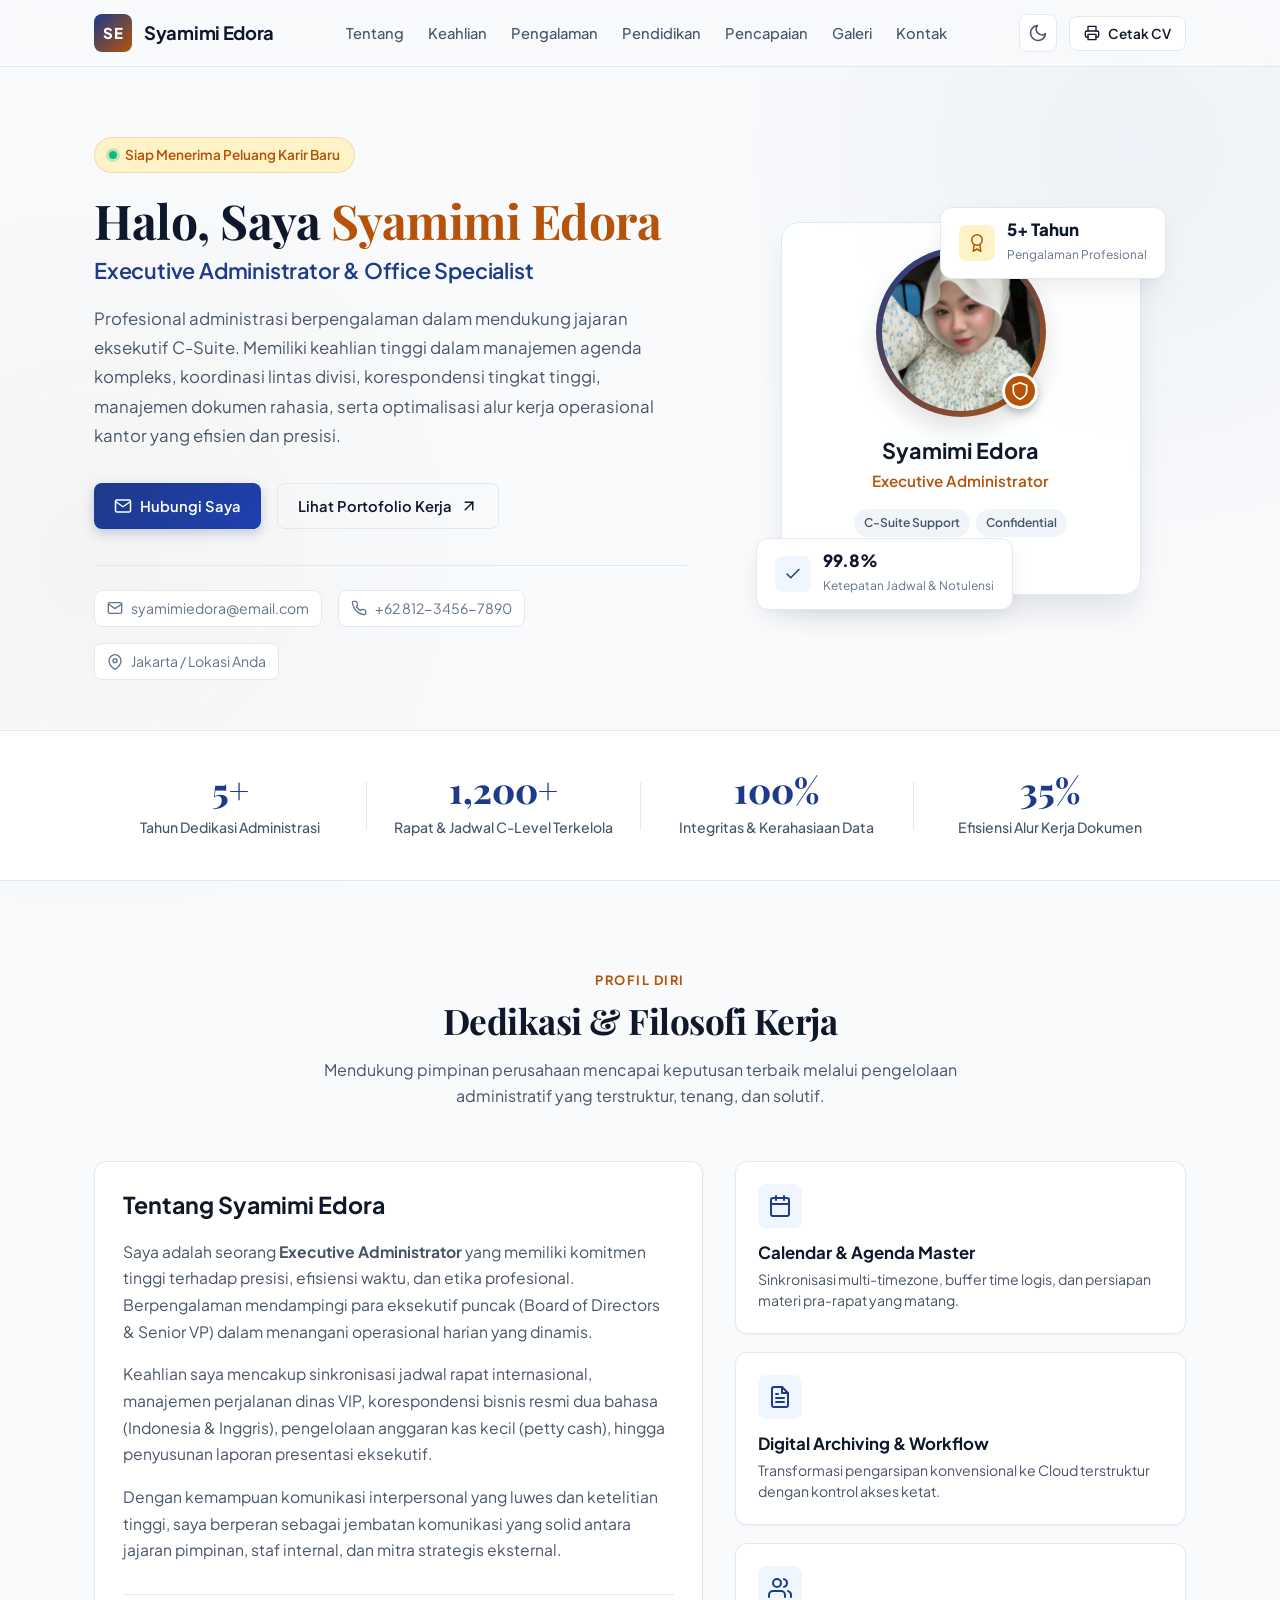
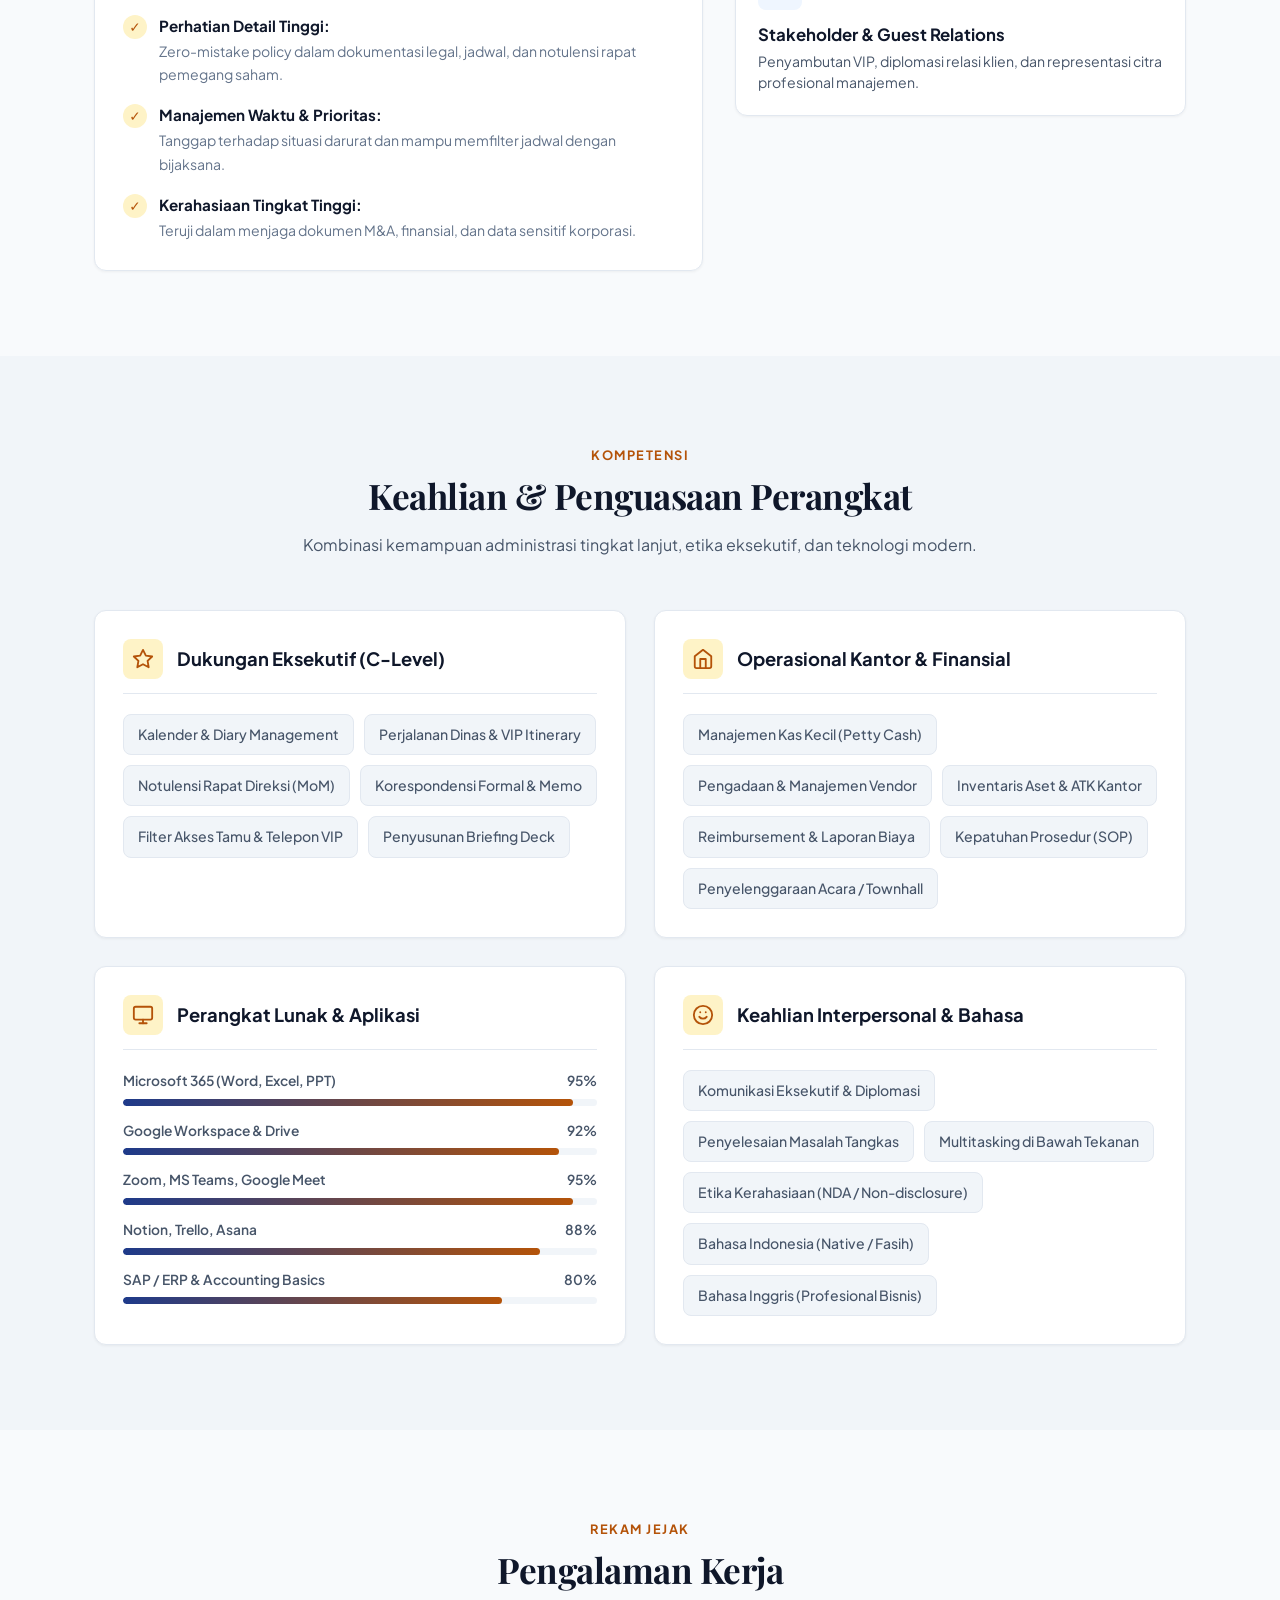
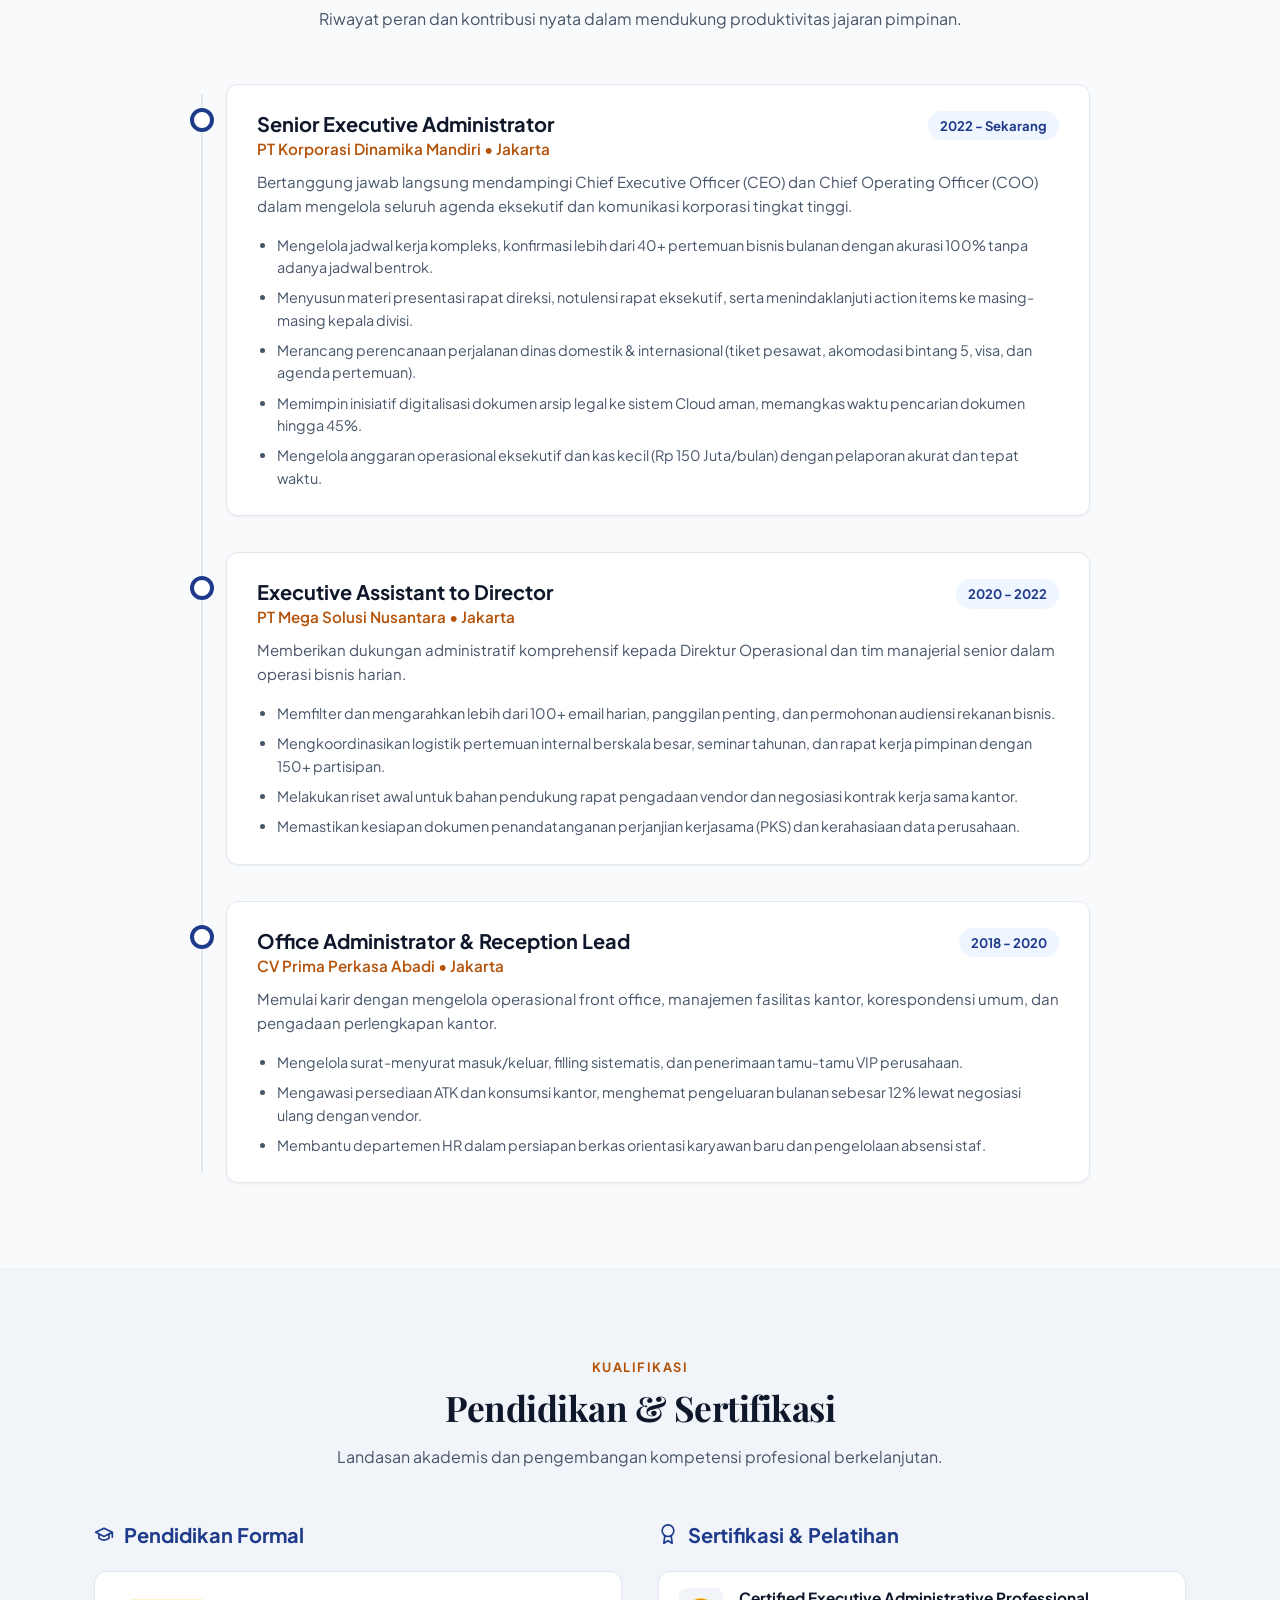
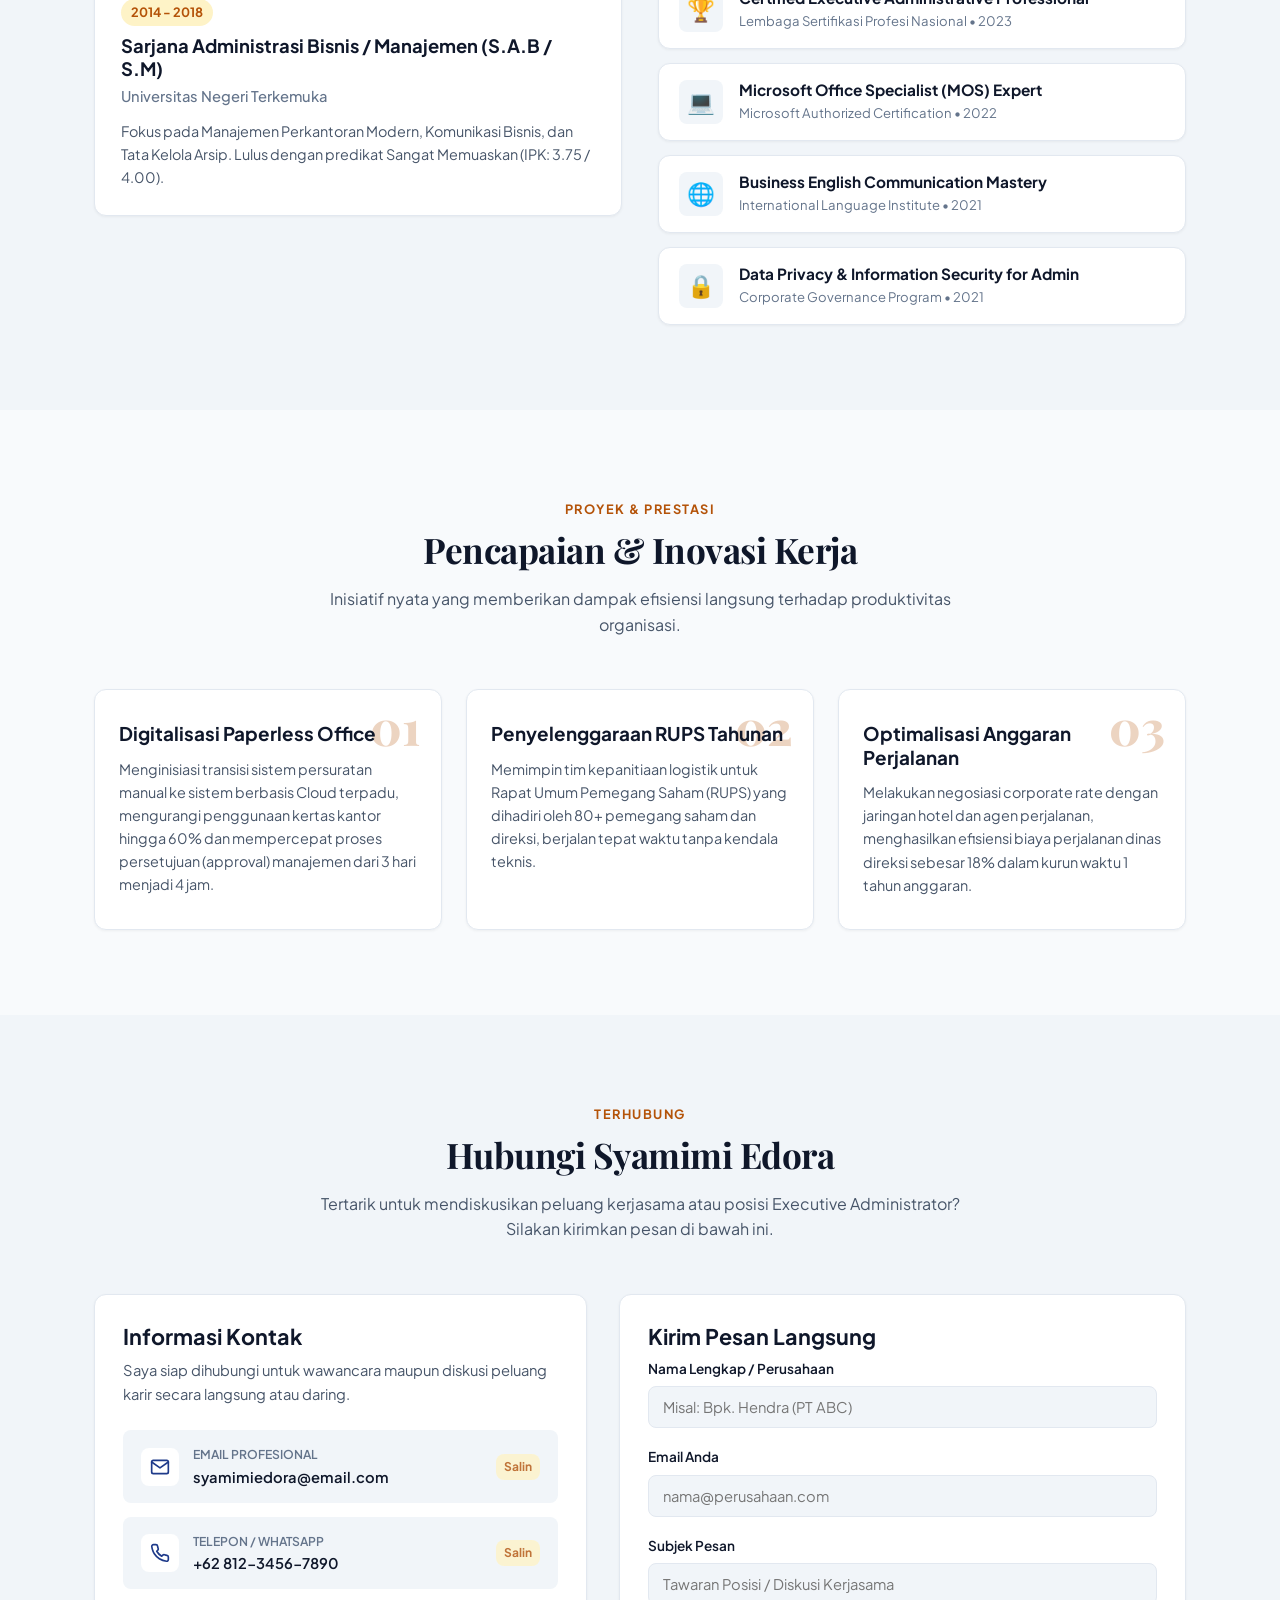
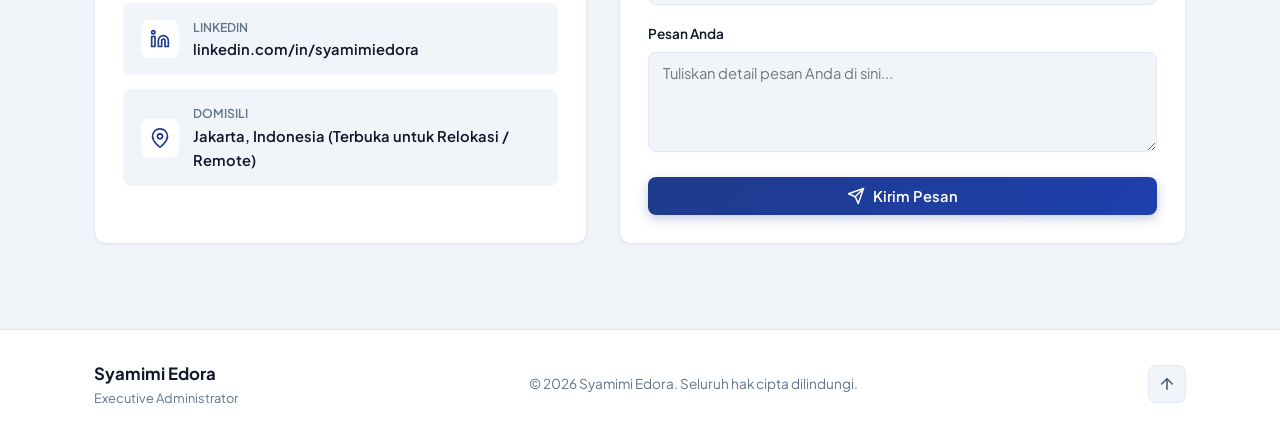
<file: index.html>
<!DOCTYPE html>
<html lang="id">
<head>
    <meta charset="UTF-8">
    <meta name="viewport" content="width=device-width, initial-scale=1.0">
    <meta name="description" content="Curriculum Vitae Profesional Syamimi Edora - Executive Administrator / Executive Assistant">
    <meta name="keywords" content="Syamimi Edora, CV, Executive Admin, Executive Assistant, Administrasi Perkantoran">
    <title>Syamimi Edora | Executive Administrator CV</title>
    
    <!-- Google Fonts -->
    <link rel="preconnect" href="https://fonts.googleapis.com">
    <link rel="preconnect" href="https://fonts.gstatic.com" crossorigin>
    <link href="https://fonts.googleapis.com/css2?family=Plus+Jakarta+Sans:wght@300;400;500;600;700;800&family=Playfair+Display:ital,wght@0,600;0,700;1,600&display=swap" rel="stylesheet">
    
    <!-- CSS File -->
    <link rel="stylesheet" href="style.css">
</head>
<body>
    <!-- Background Gradient Glows -->
    <div class="bg-glow bg-glow-1"></div>
    <div class="bg-glow bg-glow-2"></div>

    <!-- Navigation Header -->
    <header class="navbar" id="navbar">
        <div class="nav-container">
            <a href="#hero" class="nav-logo">
                <span class="logo-badge">SE</span>
                <span class="logo-text">Syamimi Edora</span>
            </a>

            <nav class="nav-menu" id="navMenu">
                <a href="#tentang" class="nav-link">Tentang</a>
                <a href="#keahlian" class="nav-link">Keahlian</a>
                <a href="#pengalaman" class="nav-link">Pengalaman</a>
                <a href="#pendidikan" class="nav-link">Pendidikan</a>
                <a href="#pencapaian" class="nav-link">Pencapaian</a>
                <a href="galeri.html" class="nav-link">Galeri</a>
                <a href="#kontak" class="nav-link">Kontak</a>
            </nav>

            <div class="nav-actions">
                <!-- Theme Toggle Button -->
                <button id="themeToggle" class="btn-icon" aria-label="Ganti Tema Mode">
                    <svg class="sun-icon" xmlns="http://www.w3.org/2000/svg" width="20" height="20" viewBox="0 0 24 24" fill="none" stroke="currentColor" stroke-width="2" stroke-linecap="round" stroke-linejoin="round"><circle cx="12" cy="12" r="5"/><path d="M12 1v2M12 21v2M4.2 4.2l1.4 1.4M18.4 18.4l1.4 1.4M1 12h2M21 12h2M4.2 19.8l1.4-1.4M18.4 5.6l1.4-1.4"/></svg>
                    <svg class="moon-icon" xmlns="http://www.w3.org/2000/svg" width="20" height="20" viewBox="0 0 24 24" fill="none" stroke="currentColor" stroke-width="2" stroke-linecap="round" stroke-linejoin="round"><path d="M21 12.79A9 9 0 1 1 11.21 3 7 7 0 0 0 21 12.79z"/></svg>
                </button>

                <!-- Print / PDF Button -->
                <button id="printBtn" class="btn btn-secondary btn-sm" title="Cetak atau simpan sebagai PDF">
                    <svg xmlns="http://www.w3.org/2000/svg" width="16" height="16" viewBox="0 0 24 24" fill="none" stroke="currentColor" stroke-width="2" stroke-linecap="round" stroke-linejoin="round"><polyline points="6 9 6 2 18 2 18 9"/><path d="M6 18H4a2 2 0 0 1-2-2v-5a2 2 0 0 1 2-2h16a2 2 0 0 1 2 2v5a2 2 0 0 1-2 2h-2"/><rect x="6" y="14" width="12" height="8"/></svg>
                    <span>Cetak CV</span>
                </button>

                <!-- Mobile Menu Toggle -->
                <button id="mobileMenuBtn" class="mobile-toggle" aria-label="Buka Menu">
                    <span></span>
                    <span></span>
                    <span></span>
                </button>
            </div>
        </div>
    </header>

    <main>
        <!-- Hero Section -->
        <section class="hero-section" id="hero">
            <div class="container hero-grid">
                <div class="hero-content">
                    <div class="hero-badge">
                        <span class="status-dot"></span>
                        <span>Siap Menerima Peluang Karir Baru</span>
                    </div>

                    <h1 class="hero-title">
                        Halo, Saya <span class="highlight">Syamimi Edora</span>
                    </h1>
                    <h2 class="hero-subtitle">Executive Administrator & Office Specialist</h2>

                    <p class="hero-description">
                        Profesional administrasi berpengalaman dalam mendukung jajaran eksekutif C-Suite. Memiliki keahlian tinggi dalam manajemen agenda kompleks, koordinasi lintas divisi, korespondensi tingkat tinggi, manajemen dokumen rahasia, serta optimalisasi alur kerja operasional kantor yang efisien dan presisi.
                    </p>

                    <div class="hero-cta">
                        <a href="#kontak" class="btn btn-primary">
                            <svg xmlns="http://www.w3.org/2000/svg" width="18" height="18" viewBox="0 0 24 24" fill="none" stroke="currentColor" stroke-width="2" stroke-linecap="round" stroke-linejoin="round"><path d="M4 4h16c1.1 0 2 .9 2 2v12c0 1.1-.9 2-2 2H4c-1.1 0-2-.9-2-2V6c0-1.1.9-2 2-2z"/><polyline points="22,6 12,13 2,6"/></svg>
                            <span>Hubungi Saya</span>
                        </a>
                        <a href="#pengalaman" class="btn btn-outline">
                            <span>Lihat Portofolio Kerja</span>
                            <svg xmlns="http://www.w3.org/2000/svg" width="18" height="18" viewBox="0 0 24 24" fill="none" stroke="currentColor" stroke-width="2" stroke-linecap="round" stroke-linejoin="round"><line x1="7" y1="17" x2="17" y2="7"/><polyline points="7 7 17 7 17 17"/></svg>
                        </a>
                    </div>

                    <!-- Contact Quick Info -->
                    <div class="hero-quick-info">
                        <div class="info-item" onclick="copyText('syamimiedora@email.com', 'Email berhasil disalin!')">
                            <svg xmlns="http://www.w3.org/2000/svg" width="16" height="16" viewBox="0 0 24 24" fill="none" stroke="currentColor" stroke-width="2" stroke-linecap="round" stroke-linejoin="round"><path d="M4 4h16c1.1 0 2 .9 2 2v12c0 1.1-.9 2-2 2H4c-1.1 0-2-.9-2-2V6c0-1.1.9-2 2-2z"/><polyline points="22,6 12,13 2,6"/></svg>
                            <span>syamimiedora@email.com</span>
                        </div>
                        <div class="info-item" onclick="copyText('+62 812-3456-7890', 'Nomor telepon disalin!')">
                            <svg xmlns="http://www.w3.org/2000/svg" width="16" height="16" viewBox="0 0 24 24" fill="none" stroke="currentColor" stroke-width="2" stroke-linecap="round" stroke-linejoin="round"><path d="M22 16.92v3a2 2 0 0 1-2.18 2 19.79 19.79 0 0 1-8.63-3.07 19.5 19.5 0 0 1-6-6 19.79 19.79 0 0 1-3.07-8.67A2 2 0 0 1 4.11 2h3a2 2 0 0 1 2 1.72 12.84 12.84 0 0 0 .7 2.81 2 2 0 0 1-.45 2.11L8.09 9.91a16 16 0 0 0 6 6l1.27-1.27a2 2 0 0 1 2.11-.45 12.84 12.84 0 0 0 2.81.7A2 2 0 0 1 22 16.92z"/></svg>
                            <span>+62 812-3456-7890</span>
                        </div>
                        <div class="info-item">
                            <svg xmlns="http://www.w3.org/2000/svg" width="16" height="16" viewBox="0 0 24 24" fill="none" stroke="currentColor" stroke-width="2" stroke-linecap="round" stroke-linejoin="round"><path d="M21 10c0 7-9 13-9 13s-9-6-9-13a9 9 0 0 1 18 0z"/><circle cx="12" cy="10" r="3"/></svg>
                            <span>Jakarta / Lokasi Anda</span>
                        </div>
                    </div>
                </div>

                <!-- Hero Profile Card / Avatar -->
                <div class="hero-visual">
                    <div class="profile-card">
                        <div class="card-glass-frame">
                            <div class="profile-image-container">
                                <div class="avatar-photo-frame">
                                    <div class="avatar-img-mask">
                                        <img src="images/gambar edora.jpeg" alt="Foto Profil Syamimi Edora" class="profile-avatar-img">
                                    </div>
                                    <div class="avatar-badge-icon" title="Executive Verified">
                                        <svg xmlns="http://www.w3.org/2000/svg" width="20" height="20" viewBox="0 0 24 24" fill="none" stroke="currentColor" stroke-width="2" stroke-linecap="round" stroke-linejoin="round"><path d="M12 22s8-4 8-10V5l-8-3-8 3v7c0 6 8 10 8 10z"/></svg>
                                    </div>
                                </div>
                            </div>
                            <div class="profile-card-details">
                                <h3 class="profile-name">Syamimi Edora</h3>
                                <p class="profile-role">Executive Administrator</p>
                                <div class="profile-tags">
                                    <span class="tag">C-Suite Support</span>
                                    <span class="tag">Confidential</span>
                                    <span class="tag">Workflow Pro</span>
                                </div>
                            </div>
                        </div>

                        <!-- Floating Stat Badge 1 -->
                        <div class="floating-badge badge-top-right">
                            <div class="badge-icon icon-gold">
                                <svg xmlns="http://www.w3.org/2000/svg" width="18" height="18" viewBox="0 0 24 24" fill="none" stroke="currentColor" stroke-width="2" stroke-linecap="round" stroke-linejoin="round"><circle cx="12" cy="8" r="7"/><polyline points="8.21 13.89 7 23 12 20 17 23 15.79 13.88"/></svg>
                            </div>
                            <div>
                                <strong class="badge-num">5+ Tahun</strong>
                                <span class="badge-lbl">Pengalaman Profesional</span>
                            </div>
                        </div>

                        <!-- Floating Stat Badge 2 -->
                        <div class="floating-badge badge-bottom-left">
                            <div class="badge-icon icon-blue">
                                <svg xmlns="http://www.w3.org/2000/svg" width="18" height="18" viewBox="0 0 24 24" fill="none" stroke="currentColor" stroke-width="2" stroke-linecap="round" stroke-linejoin="round"><polyline points="20 6 9 17 4 12"/></svg>
                            </div>
                            <div>
                                <strong class="badge-num">99.8%</strong>
                                <span class="badge-lbl">Ketepatan Jadwal & Notulensi</span>
                            </div>
                        </div>
                    </div>
                </div>
            </div>
        </section>

        <!-- Stats / Overview Banner -->
        <section class="metrics-banner">
            <div class="container banner-grid">
                <div class="metric-box">
                    <span class="metric-number">5+</span>
                    <span class="metric-label">Tahun Dedikasi Administrasi</span>
                </div>
                <div class="metric-divider"></div>
                <div class="metric-box">
                    <span class="metric-number">1,200+</span>
                    <span class="metric-label">Rapat & Jadwal C-Level Terkelola</span>
                </div>
                <div class="metric-divider"></div>
                <div class="metric-box">
                    <span class="metric-number">100%</span>
                    <span class="metric-label">Integritas & Kerahasiaan Data</span>
                </div>
                <div class="metric-divider"></div>
                <div class="metric-box">
                    <span class="metric-number">35%</span>
                    <span class="metric-label">Efisiensi Alur Kerja Dokumen</span>
                </div>
            </div>
        </section>

        <!-- Tentang Saya Section -->
        <section class="section" id="tentang">
            <div class="container">
                <div class="section-header">
                    <span class="section-tag">PROFIL DIRI</span>
                    <h2 class="section-title">Dedikasi & Filosofi Kerja</h2>
                    <p class="section-desc">Mendukung pimpinan perusahaan mencapai keputusan terbaik melalui pengelolaan administratif yang terstruktur, tenang, dan solutif.</p>
                </div>

                <div class="about-grid">
                    <div class="about-text-card card">
                        <h3 class="card-title">Tentang Syamimi Edora</h3>
                        <p class="paragraph">
                            Saya adalah seorang <strong>Executive Administrator</strong> yang memiliki komitmen tinggi terhadap presisi, efisiensi waktu, dan etika profesional. Berpengalaman mendampingi para eksekutif puncak (Board of Directors & Senior VP) dalam menangani operasional harian yang dinamis.
                        </p>
                        <p class="paragraph">
                            Keahlian saya mencakup sinkronisasi jadwal rapat internasional, manajemen perjalanan dinas VIP, korespondensi bisnis resmi dua bahasa (Indonesia & Inggris), pengelolaan anggaran kas kecil (petty cash), hingga penyusunan laporan presentasi eksekutif.
                        </p>
                        <p class="paragraph">
                            Dengan kemampuan komunikasi interpersonal yang luwes dan ketelitian tinggi, saya berperan sebagai jembatan komunikasi yang solid antara jajaran pimpinan, staf internal, dan mitra strategis eksternal.
                        </p>

                        <div class="about-highlights">
                            <div class="highlight-item">
                                <span class="check-icon">✓</span>
                                <div>
                                    <strong>Perhatian Detail Tinggi:</strong>
                                    <p>Zero-mistake policy dalam dokumentasi legal, jadwal, dan notulensi rapat pemegang saham.</p>
                                </div>
                            </div>
                            <div class="highlight-item">
                                <span class="check-icon">✓</span>
                                <div>
                                    <strong>Manajemen Waktu & Prioritas:</strong>
                                    <p>Tanggap terhadap situasi darurat dan mampu memfilter jadwal dengan bijaksana.</p>
                                </div>
                            </div>
                            <div class="highlight-item">
                                <span class="check-icon">✓</span>
                                <div>
                                    <strong>Kerahasiaan Tingkat Tinggi:</strong>
                                    <p>Teruji dalam menjaga dokumen M&A, finansial, dan data sensitif korporasi.</p>
                                </div>
                            </div>
                        </div>
                    </div>

                    <div class="about-side-cards">
                        <div class="card pillar-card">
                            <div class="pillar-icon">
                                <svg xmlns="http://www.w3.org/2000/svg" width="24" height="24" viewBox="0 0 24 24" fill="none" stroke="currentColor" stroke-width="2" stroke-linecap="round" stroke-linejoin="round"><rect x="3" y="4" width="18" height="18" rx="2" ry="2"/><line x1="16" y1="2" x2="16" y2="6"/><line x1="8" y1="2" x2="8" y2="6"/><line x1="3" y1="10" x2="21" y2="10"/></svg>
                            </div>
                            <h4>Calendar & Agenda Master</h4>
                            <p>Sinkronisasi multi-timezone, buffer time logis, dan persiapan materi pra-rapat yang matang.</p>
                        </div>

                        <div class="card pillar-card">
                            <div class="pillar-icon">
                                <svg xmlns="http://www.w3.org/2000/svg" width="24" height="24" viewBox="0 0 24 24" fill="none" stroke="currentColor" stroke-width="2" stroke-linecap="round" stroke-linejoin="round"><path d="M14 2H6a2 2 0 0 0-2 2v16a2 2 0 0 0 2 2h12a2 2 0 0 0 2-2V8z"/><polyline points="14 2 14 8 20 8"/><line x1="16" y1="13" x2="8" y2="13"/><line x1="16" y1="17" x2="8" y2="17"/><polyline points="10 9 9 9 8 9"/></svg>
                            </div>
                            <h4>Digital Archiving & Workflow</h4>
                            <p>Transformasi pengarsipan konvensional ke Cloud terstruktur dengan kontrol akses ketat.</p>
                        </div>

                        <div class="card pillar-card">
                            <div class="pillar-icon">
                                <svg xmlns="http://www.w3.org/2000/svg" width="24" height="24" viewBox="0 0 24 24" fill="none" stroke="currentColor" stroke-width="2" stroke-linecap="round" stroke-linejoin="round"><path d="M17 21v-2a4 4 0 0 0-4-4H5a4 4 0 0 0-4 4v2"/><circle cx="9" cy="7" r="4"/><path d="M23 21v-2a4 4 0 0 0-3-3.87"/><path d="M16 3.13a4 4 0 0 1 0 7.75"/></svg>
                            </div>
                            <h4>Stakeholder & Guest Relations</h4>
                            <p>Penyambutan VIP, diplomasi relasi klien, dan representasi citra profesional manajemen.</p>
                        </div>
                    </div>
                </div>
            </div>
        </section>

        <!-- Keahlian & Kompetensi Section -->
        <section class="section bg-alt" id="keahlian">
            <div class="container">
                <div class="section-header">
                    <span class="section-tag">KOMPETENSI</span>
                    <h2 class="section-title">Keahlian & Penguasaan Perangkat</h2>
                    <p class="section-desc">Kombinasi kemampuan administrasi tingkat lanjut, etika eksekutif, dan teknologi modern.</p>
                </div>

                <div class="skills-grid">
                    <!-- Kategori 1: Dukungan Eksekutif -->
                    <div class="card skill-group">
                        <div class="skill-group-header">
                            <div class="skill-icon-wrap">
                                <svg xmlns="http://www.w3.org/2000/svg" width="22" height="22" viewBox="0 0 24 24" fill="none" stroke="currentColor" stroke-width="2" stroke-linecap="round" stroke-linejoin="round"><polygon points="12 2 15.09 8.26 22 9.27 17 14.14 18.18 21.02 12 17.77 5.82 21.02 7 14.14 2 9.27 8.91 8.26 12 2"/></svg>
                            </div>
                            <h3>Dukungan Eksekutif (C-Level)</h3>
                        </div>
                        <ul class="skill-pill-list">
                            <li><span>Kalender & Diary Management</span></li>
                            <li><span>Perjalanan Dinas & VIP Itinerary</span></li>
                            <li><span>Notulensi Rapat Direksi (MoM)</span></li>
                            <li><span>Korespondensi Formal & Memo</span></li>
                            <li><span>Filter Akses Tamu & Telepon VIP</span></li>
                            <li><span>Penyusunan Briefing Deck</span></li>
                        </ul>
                    </div>

                    <!-- Kategori 2: Operasional & Kantor -->
                    <div class="card skill-group">
                        <div class="skill-group-header">
                            <div class="skill-icon-wrap">
                                <svg xmlns="http://www.w3.org/2000/svg" width="22" height="22" viewBox="0 0 24 24" fill="none" stroke="currentColor" stroke-width="2" stroke-linecap="round" stroke-linejoin="round"><path d="M3 9l9-7 9 7v11a2 2 0 0 1-2 2H5a2 2 0 0 1-2-2z"/><polyline points="9 22 9 12 15 12 15 22"/></svg>
                            </div>
                            <h3>Operasional Kantor & Finansial</h3>
                        </div>
                        <ul class="skill-pill-list">
                            <li><span>Manajemen Kas Kecil (Petty Cash)</span></li>
                            <li><span>Pengadaan & Manajemen Vendor</span></li>
                            <li><span>Inventaris Aset & ATK Kantor</span></li>
                            <li><span>Reimbursement & Laporan Biaya</span></li>
                            <li><span>Kepatuhan Prosedur (SOP)</span></li>
                            <li><span>Penyelenggaraan Acara / Townhall</span></li>
                        </ul>
                    </div>

                    <!-- Kategori 3: Software & Teknologi -->
                    <div class="card skill-group">
                        <div class="skill-group-header">
                            <div class="skill-icon-wrap">
                                <svg xmlns="http://www.w3.org/2000/svg" width="22" height="22" viewBox="0 0 24 24" fill="none" stroke="currentColor" stroke-width="2" stroke-linecap="round" stroke-linejoin="round"><rect x="2" y="3" width="20" height="14" rx="2" ry="2"/><line x1="8" y1="21" x2="16" y2="21"/><line x1="12" y1="17" x2="12" y2="21"/></svg>
                            </div>
                            <h3>Perangkat Lunak & Aplikasi</h3>
                        </div>
                        
                        <div class="tech-progress-list">
                            <div class="progress-item">
                                <div class="progress-labels">
                                    <span>Microsoft 365 (Word, Excel, PPT)</span>
                                    <span>95%</span>
                                </div>
                                <div class="progress-bar-bg"><div class="progress-bar-fill" style="width: 95%;"></div></div>
                            </div>
                            <div class="progress-item">
                                <div class="progress-labels">
                                    <span>Google Workspace & Drive</span>
                                    <span>92%</span>
                                </div>
                                <div class="progress-bar-bg"><div class="progress-bar-fill" style="width: 92%;"></div></div>
                            </div>
                            <div class="progress-item">
                                <div class="progress-labels">
                                    <span>Zoom, MS Teams, Google Meet</span>
                                    <span>95%</span>
                                </div>
                                <div class="progress-bar-bg"><div class="progress-bar-fill" style="width: 95%;"></div></div>
                            </div>
                            <div class="progress-item">
                                <div class="progress-labels">
                                    <span>Notion, Trello, Asana</span>
                                    <span>88%</span>
                                </div>
                                <div class="progress-bar-bg"><div class="progress-bar-fill" style="width: 88%;"></div></div>
                            </div>
                            <div class="progress-item">
                                <div class="progress-labels">
                                    <span>SAP / ERP & Accounting Basics</span>
                                    <span>80%</span>
                                </div>
                                <div class="progress-bar-bg"><div class="progress-bar-fill" style="width: 80%;"></div></div>
                            </div>
                        </div>
                    </div>

                    <!-- Kategori 4: Soft Skills & Bahasa -->
                    <div class="card skill-group">
                        <div class="skill-group-header">
                            <div class="skill-icon-wrap">
                                <svg xmlns="http://www.w3.org/2000/svg" width="22" height="22" viewBox="0 0 24 24" fill="none" stroke="currentColor" stroke-width="2" stroke-linecap="round" stroke-linejoin="round"><circle cx="12" cy="12" r="10"/><path d="M8 14s1.5 2 4 2 4-2 4-2"/><line x1="9" y1="9" x2="9.01" y2="9"/><line x1="15" y1="9" x2="15.01" y2="9"/></svg>
                            </div>
                            <h3>Keahlian Interpersonal & Bahasa</h3>
                        </div>
                        <ul class="skill-pill-list">
                            <li><span>Komunikasi Eksekutif & Diplomasi</span></li>
                            <li><span>Penyelesaian Masalah Tangkas</span></li>
                            <li><span>Multitasking di Bawah Tekanan</span></li>
                            <li><span>Etika Kerahasiaan (NDA / Non-disclosure)</span></li>
                            <li><span>Bahasa Indonesia (Native / Fasih)</span></li>
                            <li><span>Bahasa Inggris (Profesional Bisnis)</span></li>
                        </ul>
                    </div>
                </div>
            </div>
        </section>

        <!-- Pengalaman Kerja Section -->
        <section class="section" id="pengalaman">
            <div class="container">
                <div class="section-header">
                    <span class="section-tag">REKAM JEJAK</span>
                    <h2 class="section-title">Pengalaman Kerja</h2>
                    <p class="section-desc">Riwayat peran dan kontribusi nyata dalam mendukung produktivitas jajaran pimpinan.</p>
                </div>

                <div class="timeline">
                    <!-- Role 1 -->
                    <div class="timeline-item">
                        <div class="timeline-marker"></div>
                        <div class="timeline-card card">
                            <div class="timeline-header">
                                <div>
                                    <h3 class="role-title">Senior Executive Administrator</h3>
                                    <h4 class="company-name">PT Korporasi Dinamika Mandiri • Jakarta</h4>
                                </div>
                                <span class="badge-period">2022 - Sekarang</span>
                            </div>

                            <p class="role-summary">
                                Bertanggung jawab langsung mendampingi Chief Executive Officer (CEO) dan Chief Operating Officer (COO) dalam mengelola seluruh agenda eksekutif dan komunikasi korporasi tingkat tinggi.
                            </p>

                            <ul class="duty-list">
                                <li>Mengelola jadwal kerja kompleks, konfirmasi lebih dari 40+ pertemuan bisnis bulanan dengan akurasi 100% tanpa adanya jadwal bentrok.</li>
                                <li>Menyusun materi presentasi rapat direksi, notulensi rapat eksekutif, serta menindaklanjuti action items ke masing-masing kepala divisi.</li>
                                <li>Merancang perencanaan perjalanan dinas domestik & internasional (tiket pesawat, akomodasi bintang 5, visa, dan agenda pertemuan).</li>
                                <li>Memimpin inisiatif digitalisasi dokumen arsip legal ke sistem Cloud aman, memangkas waktu pencarian dokumen hingga 45%.</li>
                                <li>Mengelola anggaran operasional eksekutif dan kas kecil (Rp 150 Juta/bulan) dengan pelaporan akurat dan tepat waktu.</li>
                            </ul>
                        </div>
                    </div>

                    <!-- Role 2 -->
                    <div class="timeline-item">
                        <div class="timeline-marker"></div>
                        <div class="timeline-card card">
                            <div class="timeline-header">
                                <div>
                                    <h3 class="role-title">Executive Assistant to Director</h3>
                                    <h4 class="company-name">PT Mega Solusi Nusantara • Jakarta</h4>
                                </div>
                                <span class="badge-period">2020 - 2022</span>
                            </div>

                            <p class="role-summary">
                                Memberikan dukungan administratif komprehensif kepada Direktur Operasional dan tim manajerial senior dalam operasi bisnis harian.
                            </p>

                            <ul class="duty-list">
                                <li>Memfilter dan mengarahkan lebih dari 100+ email harian, panggilan penting, dan permohonan audiensi rekanan bisnis.</li>
                                <li>Mengkoordinasikan logistik pertemuan internal berskala besar, seminar tahunan, dan rapat kerja pimpinan dengan 150+ partisipan.</li>
                                <li>Melakukan riset awal untuk bahan pendukung rapat pengadaan vendor dan negosiasi kontrak kerja sama kantor.</li>
                                <li>Memastikan kesiapan dokumen penandatanganan perjanjian kerjasama (PKS) dan kerahasiaan data perusahaan.</li>
                            </ul>
                        </div>
                    </div>

                    <!-- Role 3 -->
                    <div class="timeline-item">
                        <div class="timeline-marker"></div>
                        <div class="timeline-card card">
                            <div class="timeline-header">
                                <div>
                                    <h3 class="role-title">Office Administrator & Reception Lead</h3>
                                    <h4 class="company-name">CV Prima Perkasa Abadi • Jakarta</h4>
                                </div>
                                <span class="badge-period">2018 - 2020</span>
                            </div>

                            <p class="role-summary">
                                Memulai karir dengan mengelola operasional front office, manajemen fasilitas kantor, korespondensi umum, dan pengadaan perlengkapan kantor.
                            </p>

                            <ul class="duty-list">
                                <li>Mengelola surat-menyurat masuk/keluar, filling sistematis, dan penerimaan tamu-tamu VIP perusahaan.</li>
                                <li>Mengawasi persediaan ATK dan konsumsi kantor, menghemat pengeluaran bulanan sebesar 12% lewat negosiasi ulang dengan vendor.</li>
                                <li>Membantu departemen HR dalam persiapan berkas orientasi karyawan baru dan pengelolaan absensi staf.</li>
                            </ul>
                        </div>
                    </div>
                </div>
            </div>
        </section>

        <!-- Pendidikan & Sertifikasi Section -->
        <section class="section bg-alt" id="pendidikan">
            <div class="container">
                <div class="section-header">
                    <span class="section-tag">KUALIFIKASI</span>
                    <h2 class="section-title">Pendidikan & Sertifikasi</h2>
                    <p class="section-desc">Landasan akademis dan pengembangan kompetensi profesional berkelanjutan.</p>
                </div>

                <div class="edu-grid">
                    <!-- Pendidikan -->
                    <div class="edu-column">
                        <h3 class="column-heading">
                            <svg xmlns="http://www.w3.org/2000/svg" width="20" height="20" viewBox="0 0 24 24" fill="none" stroke="currentColor" stroke-width="2" stroke-linecap="round" stroke-linejoin="round"><path d="M22 10v6M2 10l10-5 10 5-10 5z"/><path d="M6 12v5c3 3 9 3 12 0v-5"/></svg>
                            Pendidikan Formal
                        </h3>

                        <div class="card edu-card">
                            <span class="edu-year">2014 - 2018</span>
                            <h4 class="edu-degree">Sarjana Administrasi Bisnis / Manajemen (S.A.B / S.M)</h4>
                            <p class="edu-school">Universitas Negeri Terkemuka</p>
                            <p class="edu-desc">Fokus pada Manajemen Perkantoran Modern, Komunikasi Bisnis, dan Tata Kelola Arsip. Lulus dengan predikat Sangat Memuaskan (IPK: 3.75 / 4.00).</p>
                        </div>
                    </div>

                    <!-- Sertifikasi -->
                    <div class="edu-column">
                        <h3 class="column-heading">
                            <svg xmlns="http://www.w3.org/2000/svg" width="20" height="20" viewBox="0 0 24 24" fill="none" stroke="currentColor" stroke-width="2" stroke-linecap="round" stroke-linejoin="round"><circle cx="12" cy="8" r="7"/><polyline points="8.21 13.89 7 23 12 20 17 23 15.79 13.88"/></svg>
                            Sertifikasi & Pelatihan
                        </h3>

                        <div class="cert-card-list">
                            <div class="card cert-card">
                                <div class="cert-icon">🏆</div>
                                <div class="cert-info">
                                    <h4 class="cert-name">Certified Executive Administrative Professional</h4>
                                    <p class="cert-issuer">Lembaga Sertifikasi Profesi Nasional • 2023</p>
                                </div>
                            </div>

                            <div class="card cert-card">
                                <div class="cert-icon">💻</div>
                                <div class="cert-info">
                                    <h4 class="cert-name">Microsoft Office Specialist (MOS) Expert</h4>
                                    <p class="cert-issuer">Microsoft Authorized Certification • 2022</p>
                                </div>
                            </div>

                            <div class="card cert-card">
                                <div class="cert-icon">🌐</div>
                                <div class="cert-info">
                                    <h4 class="cert-name">Business English Communication Mastery</h4>
                                    <p class="cert-issuer">International Language Institute • 2021</p>
                                </div>
                            </div>

                            <div class="card cert-card">
                                <div class="cert-icon">🔒</div>
                                <div class="cert-info">
                                    <h4 class="cert-name">Data Privacy & Information Security for Admin</h4>
                                    <p class="cert-issuer">Corporate Governance Program • 2021</p>
                                </div>
                            </div>
                        </div>
                    </div>
                </div>
            </div>
        </section>

        <!-- Pencapaian Unggulan Section -->
        <section class="section" id="pencapaian">
            <div class="container">
                <div class="section-header">
                    <span class="section-tag">PROYEK & PRESTASI</span>
                    <h2 class="section-title">Pencapaian & Inovasi Kerja</h2>
                    <p class="section-desc">Inisiatif nyata yang memberikan dampak efisiensi langsung terhadap produktivitas organisasi.</p>
                </div>

                <div class="achievements-grid">
                    <div class="card achievement-card">
                        <div class="achieve-number">01</div>
                        <h3>Digitalisasi Paperless Office</h3>
                        <p>Menginisiasi transisi sistem persuratan manual ke sistem berbasis Cloud terpadu, mengurangi penggunaan kertas kantor hingga 60% dan mempercepat proses persetujuan (approval) manajemen dari 3 hari menjadi 4 jam.</p>
                    </div>

                    <div class="card achievement-card">
                        <div class="achieve-number">02</div>
                        <h3>Penyelenggaraan RUPS Tahunan</h3>
                        <p>Memimpin tim kepanitiaan logistik untuk Rapat Umum Pemegang Saham (RUPS) yang dihadiri oleh 80+ pemegang saham dan direksi, berjalan tepat waktu tanpa kendala teknis.</p>
                    </div>

                    <div class="card achievement-card">
                        <div class="achieve-number">03</div>
                        <h3>Optimalisasi Anggaran Perjalanan</h3>
                        <p>Melakukan negosiasi corporate rate dengan jaringan hotel dan agen perjalanan, menghasilkan efisiensi biaya perjalanan dinas direksi sebesar 18% dalam kurun waktu 1 tahun anggaran.</p>
                    </div>
                </div>
            </div>
        </section>

        <!-- Kontak & Formulir Section -->
        <section class="section bg-alt" id="kontak">
            <div class="container">
                <div class="section-header">
                    <span class="section-tag">TERHUBUNG</span>
                    <h2 class="section-title">Hubungi Syamimi Edora</h2>
                    <p class="section-desc">Tertarik untuk mendiskusikan peluang kerjasama atau posisi Executive Administrator? Silakan kirimkan pesan di bawah ini.</p>
                </div>

                <div class="contact-grid">
                    <!-- Informasi Kontak Detail -->
                    <div class="contact-info-panel card">
                        <h3>Informasi Kontak</h3>
                        <p>Saya siap dihubungi untuk wawancara maupun diskusi peluang karir secara langsung atau daring.</p>

                        <div class="contact-methods">
                            <div class="contact-method-card" onclick="copyText('syamimiedora@email.com', 'Email disalin ke clipboard!')">
                                <div class="cm-icon">
                                    <svg xmlns="http://www.w3.org/2000/svg" width="20" height="20" viewBox="0 0 24 24" fill="none" stroke="currentColor" stroke-width="2" stroke-linecap="round" stroke-linejoin="round"><path d="M4 4h16c1.1 0 2 .9 2 2v12c0 1.1-.9 2-2 2H4c-1.1 0-2-.9-2-2V6c0-1.1.9-2 2-2z"/><polyline points="22,6 12,13 2,6"/></svg>
                                </div>
                                <div class="cm-details">
                                    <span class="cm-label">Email Profesional</span>
                                    <span class="cm-value">syamimiedora@email.com</span>
                                </div>
                                <span class="cm-copy-hint">Salin</span>
                            </div>

                            <div class="contact-method-card" onclick="copyText('+62 812-3456-7890', 'Nomor telepon disalin!')">
                                <div class="cm-icon">
                                    <svg xmlns="http://www.w3.org/2000/svg" width="20" height="20" viewBox="0 0 24 24" fill="none" stroke="currentColor" stroke-width="2" stroke-linecap="round" stroke-linejoin="round"><path d="M22 16.92v3a2 2 0 0 1-2.18 2 19.79 19.79 0 0 1-8.63-3.07 19.5 19.5 0 0 1-6-6 19.79 19.79 0 0 1-3.07-8.67A2 2 0 0 1 4.11 2h3a2 2 0 0 1 2 1.72 12.84 12.84 0 0 0 .7 2.81 2 2 0 0 1-.45 2.11L8.09 9.91a16 16 0 0 0 6 6l1.27-1.27a2 2 0 0 1 2.11-.45 12.84 12.84 0 0 0 2.81.7A2 2 0 0 1 22 16.92z"/></svg>
                                </div>
                                <div class="cm-details">
                                    <span class="cm-label">Telepon / WhatsApp</span>
                                    <span class="cm-value">+62 812-3456-7890</span>
                                </div>
                                <span class="cm-copy-hint">Salin</span>
                            </div>

                            <div class="contact-method-card">
                                <div class="cm-icon">
                                    <svg xmlns="http://www.w3.org/2000/svg" width="20" height="20" viewBox="0 0 24 24" fill="none" stroke="currentColor" stroke-width="2" stroke-linecap="round" stroke-linejoin="round"><path d="M16 8a6 6 0 0 1 6 6v7h-4v-7a2 2 0 0 0-2-2 2 2 0 0 0-2 2v7h-4v-7a6 6 0 0 1 6-6z"/><rect x="2" y="9" width="4" height="12"/><circle cx="4" cy="4" r="2"/></svg>
                                </div>
                                <div class="cm-details">
                                    <span class="cm-label">LinkedIn</span>
                                    <a href="https://linkedin.com/in/syamimiedora" target="_blank" rel="noopener noreferrer" class="cm-value link">linkedin.com/in/syamimiedora</a>
                                </div>
                            </div>

                            <div class="contact-method-card">
                                <div class="cm-icon">
                                    <svg xmlns="http://www.w3.org/2000/svg" width="20" height="20" viewBox="0 0 24 24" fill="none" stroke="currentColor" stroke-width="2" stroke-linecap="round" stroke-linejoin="round"><path d="M21 10c0 7-9 13-9 13s-9-6-9-13a9 9 0 0 1 18 0z"/><circle cx="12" cy="10" r="3"/></svg>
                                </div>
                                <div class="cm-details">
                                    <span class="cm-label">Domisili</span>
                                    <span class="cm-value">Jakarta, Indonesia (Terbuka untuk Relokasi / Remote)</span>
                                </div>
                            </div>
                        </div>
                    </div>

                    <!-- Interactive Form -->
                    <div class="contact-form-panel card">
                        <h3>Kirim Pesan Langsung</h3>
                        <form id="contactForm" onsubmit="handleFormSubmit(event)">
                            <div class="form-group">
                                <label for="senderName">Nama Lengkap / Perusahaan</label>
                                <input type="text" id="senderName" class="form-input" placeholder="Misal: Bpk. Hendra (PT ABC)" required>
                            </div>

                            <div class="form-group">
                                <label for="senderEmail">Email Anda</label>
                                <input type="email" id="senderEmail" class="form-input" placeholder="nama@perusahaan.com" required>
                            </div>

                            <div class="form-group">
                                <label for="subject">Subjek Pesan</label>
                                <input type="text" id="subject" class="form-input" placeholder="Tawaran Posisi / Diskusi Kerjasama" required>
                            </div>

                            <div class="form-group">
                                <label for="message">Pesan Anda</label>
                                <textarea id="message" rows="4" class="form-input" placeholder="Tuliskan detail pesan Anda di sini..." required></textarea>
                            </div>

                            <button type="submit" class="btn btn-primary btn-block">
                                <svg xmlns="http://www.w3.org/2000/svg" width="18" height="18" viewBox="0 0 24 24" fill="none" stroke="currentColor" stroke-width="2" stroke-linecap="round" stroke-linejoin="round"><line x1="22" y1="2" x2="11" y2="13"/><polygon points="22 2 15 22 11 13 2 9 22 2"/></svg>
                                <span>Kirim Pesan</span>
                            </button>
                        </form>
                    </div>
                </div>
            </div>
        </section>
    </main>

    <!-- Footer -->
    <footer class="footer">
        <div class="container footer-content">
            <div class="footer-info">
                <span class="footer-name">Syamimi Edora</span>
                <span class="footer-title">Executive Administrator</span>
            </div>
            <p class="copyright">
                &copy; <span id="currentYear"></span> Syamimi Edora. Seluruh hak cipta dilindungi.
            </p>
            <div class="footer-back-to-top">
                <a href="#hero" class="btn-top" aria-label="Kembali ke atas">
                    <svg xmlns="http://www.w3.org/2000/svg" width="18" height="18" viewBox="0 0 24 24" fill="none" stroke="currentColor" stroke-width="2" stroke-linecap="round" stroke-linejoin="round"><line x1="12" y1="19" x2="12" y2="5"/><polyline points="5 12 12 5 19 12"/></svg>
                </a>
            </div>
        </div>
    </footer>

    <!-- Toast Notification Popup -->
    <div id="toast" class="toast">
        <span id="toastMessage">Pesan berhasil dikirim!</span>
    </div>

    <!-- JS File -->
    <script src="script.js"></script>
</body>
</html>
</file>
<file: style.css>
/* ===================================================================
   SYAMIMI EDORA - EXECUTIVE ADMINISTRATOR CV
   Modern, Corporate & Elegant Styling
   =================================================================== */

:root {
    /* Color Palette - Light Mode (Default) */
    --bg-primary: #F8FAFC;
    --bg-surface: #FFFFFF;
    --bg-alt: #F1F5F9;
    --bg-card: rgba(255, 255, 255, 0.9);
    
    --text-primary: #0F172A;
    --text-secondary: #475569;
    --text-muted: #64748B;
    
    /* Primary & Accent: Executive Slate Navy & Sophisticated Champagne Gold */
    --primary: #1E3A8A;           /* Deep Executive Blue */
    --primary-hover: #172554;
    --primary-light: #EFF6FF;
    --accent: #B45309;            /* Refined Amber/Gold */
    --accent-light: #FEF3C7;
    --accent-glow: rgba(180, 83, 9, 0.15);
    
    --border-color: #E2E8F0;
    --border-light: #F1F5F9;
    --shadow-sm: 0 1px 3px rgba(0, 0, 0, 0.05);
    --shadow-md: 0 4px 6px -1px rgba(0, 0, 0, 0.07), 0 2px 4px -2px rgba(0, 0, 0, 0.05);
    --shadow-lg: 0 10px 25px -3px rgba(15, 23, 42, 0.08), 0 4px 6px -4px rgba(15, 23, 42, 0.04);
    --shadow-xl: 0 20px 30px -5px rgba(15, 23, 42, 0.1);
    
    --radius-sm: 8px;
    --radius-md: 12px;
    --radius-lg: 18px;
    --radius-full: 9999px;
    
    --font-main: 'Plus Jakarta Sans', system-ui, -apple-system, sans-serif;
    --font-heading: 'Playfair Display', Georgia, serif;
    --transition: all 0.3s cubic-bezier(0.4, 0, 0.2, 1);
}

[data-theme="dark"] {
    /* Color Palette - Dark Mode */
    --bg-primary: #090D16;
    --bg-surface: #111827;
    --bg-alt: #162032;
    --bg-card: rgba(17, 24, 39, 0.85);
    
    --text-primary: #F8FAFC;
    --text-secondary: #CBD5E1;
    --text-muted: #94A3B8;
    
    --primary: #3B82F6;
    --primary-hover: #60A5FA;
    --primary-light: rgba(59, 130, 246, 0.12);
    --accent: #F59E0B;
    --accent-light: rgba(245, 158, 11, 0.15);
    --accent-glow: rgba(245, 158, 11, 0.25);
    
    --border-color: #1F293D;
    --border-light: #2D3748;
    --shadow-sm: 0 1px 3px rgba(0, 0, 0, 0.3);
    --shadow-md: 0 4px 6px rgba(0, 0, 0, 0.4);
    --shadow-lg: 0 10px 25px rgba(0, 0, 0, 0.5);
    --shadow-xl: 0 20px 30px rgba(0, 0, 0, 0.6);
}

/* ===================================================================
   Reset & Base Elements
   =================================================================== */

*, *::before, *::after {
    box-sizing: border-box;
    margin: 0;
    padding: 0;
}

html {
    scroll-behavior: smooth;
    font-size: 16px;
}

body {
    font-family: var(--font-main);
    background-color: var(--bg-primary);
    color: var(--text-primary);
    line-height: 1.65;
    position: relative;
    overflow-x: hidden;
    transition: background-color 0.3s ease, color 0.3s ease;
}

/* Ambient Background Glows */
.bg-glow {
    position: fixed;
    width: 500px;
    height: 500px;
    border-radius: 50%;
    filter: blur(140px);
    z-index: -1;
    opacity: 0.4;
    pointer-events: none;
}

.bg-glow-1 {
    top: -100px;
    right: -100px;
    background: radial-gradient(circle, rgba(30, 58, 138, 0.4), transparent 70%);
}

.bg-glow-2 {
    bottom: 10%;
    left: -150px;
    background: radial-gradient(circle, rgba(180, 83, 9, 0.3), transparent 70%);
}

/* Container */
.container {
    width: 100%;
    max-width: 1140px;
    margin: 0 auto;
    padding: 0 24px;
}

/* Typography Helpers */
h1, h2, h3, h4 {
    color: var(--text-primary);
    font-weight: 700;
    line-height: 1.25;
}

a {
    color: inherit;
    text-decoration: none;
    transition: var(--transition);
}

p {
    color: var(--text-secondary);
}

/* ===================================================================
   Navigation Bar
   =================================================================== */

.navbar {
    position: sticky;
    top: 0;
    z-index: 100;
    background: rgba(248, 250, 252, 0.85);
    backdrop-filter: blur(12px);
    -webkit-backdrop-filter: blur(12px);
    border-bottom: 1px solid var(--border-color);
    transition: var(--transition);
}

[data-theme="dark"] .navbar {
    background: rgba(9, 13, 22, 0.85);
}

.nav-container {
    max-width: 1140px;
    margin: 0 auto;
    padding: 14px 24px;
    display: flex;
    align-items: center;
    justify-content: space-between;
}

.nav-logo {
    display: flex;
    align-items: center;
    gap: 12px;
}

.logo-badge {
    width: 38px;
    height: 38px;
    background: linear-gradient(135deg, var(--primary), var(--accent));
    color: #FFFFFF;
    font-weight: 800;
    font-size: 15px;
    display: flex;
    align-items: center;
    justify-content: center;
    border-radius: var(--radius-sm);
    letter-spacing: 0.5px;
}

.logo-text {
    font-size: 1.15rem;
    font-weight: 700;
    letter-spacing: -0.3px;
    color: var(--text-primary);
}

.nav-menu {
    display: flex;
    align-items: center;
    gap: 24px;
}

.nav-link {
    font-size: 0.92rem;
    font-weight: 500;
    color: var(--text-secondary);
    position: relative;
    padding: 6px 0;
}

.nav-link:hover,
.nav-link.active {
    color: var(--primary);
}

.nav-link::after {
    content: '';
    position: absolute;
    bottom: 0;
    left: 0;
    width: 0%;
    height: 2px;
    background-color: var(--accent);
    transition: width 0.25s ease;
}

.nav-link:hover::after,
.nav-link.active::after {
    width: 100%;
}

.nav-actions {
    display: flex;
    align-items: center;
    gap: 12px;
}

/* Icon Buttons */
.btn-icon {
    width: 38px;
    height: 38px;
    border-radius: var(--radius-sm);
    border: 1px solid var(--border-color);
    background: var(--bg-surface);
    color: var(--text-secondary);
    display: flex;
    align-items: center;
    justify-content: center;
    cursor: pointer;
    transition: var(--transition);
}

.btn-icon:hover {
    color: var(--accent);
    border-color: var(--accent);
    transform: translateY(-1px);
}

/* Theme Switcher Icons */
.sun-icon { display: none; }
.moon-icon { display: block; }

[data-theme="dark"] .sun-icon { display: block; }
[data-theme="dark"] .moon-icon { display: none; }

/* Buttons */
.btn {
    display: inline-flex;
    align-items: center;
    justify-content: center;
    gap: 8px;
    font-family: var(--font-main);
    font-size: 0.92rem;
    font-weight: 600;
    padding: 10px 20px;
    border-radius: var(--radius-sm);
    cursor: pointer;
    border: none;
    transition: var(--transition);
    text-decoration: none;
}

.btn-sm {
    padding: 8px 14px;
    font-size: 0.85rem;
}

.btn-primary {
    background: linear-gradient(135deg, var(--primary), #1e40af);
    color: #FFFFFF;
    box-shadow: 0 4px 12px rgba(30, 58, 138, 0.25);
}

.btn-primary:hover {
    background: linear-gradient(135deg, var(--primary-hover), #1d4ed8);
    transform: translateY(-2px);
    box-shadow: 0 6px 18px rgba(30, 58, 138, 0.35);
}

.btn-secondary {
    background: var(--bg-surface);
    color: var(--text-primary);
    border: 1px solid var(--border-color);
}

.btn-secondary:hover {
    border-color: var(--primary);
    color: var(--primary);
    transform: translateY(-1px);
}

.btn-outline {
    background: transparent;
    color: var(--text-primary);
    border: 1px solid var(--border-color);
}

.btn-outline:hover {
    border-color: var(--accent);
    color: var(--accent);
    background: var(--accent-light);
    transform: translateY(-1px);
}

.btn-block {
    width: 100%;
}

/* Mobile Hamburger Toggle */
.mobile-toggle {
    display: none;
    flex-direction: column;
    justify-content: space-around;
    width: 32px;
    height: 32px;
    background: transparent;
    border: none;
    cursor: pointer;
    padding: 4px;
}

.mobile-toggle span {
    width: 100%;
    height: 2px;
    background-color: var(--text-primary);
    border-radius: 2px;
    transition: var(--transition);
}

/* ===================================================================
   Hero Section
   =================================================================== */

.hero-section {
    padding: 70px 0 50px;
}

.hero-grid {
    display: grid;
    grid-template-columns: 1.25fr 0.95fr;
    gap: 48px;
    align-items: center;
}

.hero-badge {
    display: inline-flex;
    align-items: center;
    gap: 8px;
    padding: 6px 14px;
    background: var(--accent-light);
    color: var(--accent);
    font-size: 0.85rem;
    font-weight: 600;
    border-radius: var(--radius-full);
    margin-bottom: 20px;
    border: 1px solid var(--accent-glow);
}

.status-dot {
    width: 8px;
    height: 8px;
    background-color: #10B981;
    border-radius: 50%;
    box-shadow: 0 0 0 3px rgba(16, 185, 129, 0.25);
    animation: pulse 2s infinite;
}

@keyframes pulse {
    0% { box-shadow: 0 0 0 0 rgba(16, 185, 129, 0.4); }
    70% { box-shadow: 0 0 0 8px rgba(16, 185, 129, 0); }
    100% { box-shadow: 0 0 0 0 rgba(16, 185, 129, 0); }
}

.hero-title {
    font-size: 3rem;
    font-family: var(--font-heading);
    letter-spacing: -0.5px;
    margin-bottom: 8px;
    line-height: 1.15;
}

.highlight {
    color: var(--accent);
    position: relative;
}

.hero-subtitle {
    font-size: 1.35rem;
    font-weight: 600;
    color: var(--primary);
    margin-bottom: 20px;
    letter-spacing: -0.2px;
}

.hero-description {
    font-size: 1.05rem;
    color: var(--text-secondary);
    line-height: 1.75;
    margin-bottom: 32px;
}

.hero-cta {
    display: flex;
    flex-wrap: wrap;
    gap: 16px;
    margin-bottom: 36px;
}

.hero-quick-info {
    display: flex;
    flex-wrap: wrap;
    gap: 16px;
    padding-top: 24px;
    border-top: 1px solid var(--border-color);
}

.info-item {
    display: inline-flex;
    align-items: center;
    gap: 8px;
    font-size: 0.88rem;
    color: var(--text-muted);
    cursor: pointer;
    padding: 6px 12px;
    border-radius: var(--radius-sm);
    background: var(--bg-surface);
    border: 1px solid var(--border-color);
    transition: var(--transition);
}

.info-item:hover {
    color: var(--primary);
    border-color: var(--primary);
    transform: translateY(-1px);
}

/* Hero Visual / Avatar Card */
.hero-visual {
    position: relative;
    display: flex;
    justify-content: center;
}

.profile-card {
    position: relative;
    width: 100%;
    max-width: 360px;
}

.card-glass-frame {
    background: var(--bg-card);
    border: 1px solid var(--border-color);
    border-radius: var(--radius-lg);
    box-shadow: var(--shadow-xl);
    padding: 24px;
    text-align: center;
    backdrop-filter: blur(16px);
}

.profile-image-container {
    width: 170px;
    height: 170px;
    margin: 0 auto 20px;
    border-radius: 50%;
    padding: 6px;
    background: linear-gradient(135deg, var(--primary), var(--accent));
    box-shadow: 0 12px 24px rgba(0, 0, 0, 0.12);
    position: relative;
}

.avatar-photo-frame {
    position: relative;
    width: 100%;
    height: 100%;
}

.avatar-img-mask {
    width: 100%;
    height: 100%;
    border-radius: 50%;
    overflow: hidden;
    background: #1e293b;
    box-shadow: inset 0 2px 6px rgba(0, 0, 0, 0.2);
}

.profile-avatar-img {
    width: 100%;
    height: 100%;
    object-fit: cover;
    object-position: center 20%;
    display: block;
    transition: transform 0.4s ease;
}

.profile-card:hover .profile-avatar-img {
    transform: scale(1.06);
}

.avatar-placeholder {
    width: 100%;
    height: 100%;
    border-radius: 50%;
    background: linear-gradient(145deg, #1e293b, #0f172a);
    display: flex;
    align-items: center;
    justify-content: center;
    color: #F8FAFC;
    position: relative;
}

.avatar-initials {
    font-family: var(--font-heading);
    font-size: 3.2rem;
    font-weight: 700;
    letter-spacing: 2px;
    background: linear-gradient(135deg, #F8FAFC, #CBD5E1);
    -webkit-background-clip: text;
    -webkit-text-fill-color: transparent;
}

.avatar-badge-icon {
    position: absolute;
    bottom: 2px;
    right: 2px;
    background: var(--accent);
    color: white;
    width: 36px;
    height: 36px;
    border-radius: 50%;
    display: flex;
    align-items: center;
    justify-content: center;
    border: 3px solid var(--bg-surface);
    box-shadow: 0 4px 10px rgba(0, 0, 0, 0.25);
    z-index: 3;
}

.profile-name {
    font-size: 1.35rem;
    font-weight: 700;
    margin-bottom: 4px;
}

.profile-role {
    font-size: 0.95rem;
    color: var(--accent);
    font-weight: 600;
    margin-bottom: 16px;
}

.profile-tags {
    display: flex;
    flex-wrap: wrap;
    justify-content: center;
    gap: 6px;
}

.tag {
    font-size: 0.75rem;
    font-weight: 600;
    padding: 4px 10px;
    background: var(--bg-alt);
    border-radius: var(--radius-full);
    color: var(--text-secondary);
}

/* Floating Badges */
.floating-badge {
    position: absolute;
    display: flex;
    align-items: center;
    gap: 12px;
    background: var(--bg-surface);
    border: 1px solid var(--border-color);
    padding: 12px 18px;
    border-radius: var(--radius-md);
    box-shadow: var(--shadow-lg);
    z-index: 2;
    animation: float 4s ease-in-out infinite;
}

.badge-top-right {
    top: -15px;
    right: -25px;
}

.badge-bottom-left {
    bottom: -15px;
    left: -25px;
    animation-delay: 2s;
}

@keyframes float {
    0%, 100% { transform: translateY(0); }
    50% { transform: translateY(-8px); }
}

.badge-icon {
    width: 36px;
    height: 36px;
    border-radius: var(--radius-sm);
    display: flex;
    align-items: center;
    justify-content: center;
}

.icon-gold {
    background: var(--accent-light);
    color: var(--accent);
}

.icon-blue {
    background: var(--primary-light);
    color: var(--primary);
}

.badge-num {
    display: block;
    font-size: 1.05rem;
    font-weight: 800;
    line-height: 1.2;
    color: var(--text-primary);
}

.badge-lbl {
    font-size: 0.75rem;
    color: var(--text-muted);
}

/* ===================================================================
   Metrics Banner
   =================================================================== */

.metrics-banner {
    padding: 40px 0;
    background: var(--bg-surface);
    border-top: 1px solid var(--border-color);
    border-bottom: 1px solid var(--border-color);
}

.banner-grid {
    display: flex;
    align-items: center;
    justify-content: space-between;
}

.metric-box {
    text-align: center;
    flex: 1;
    padding: 0 16px;
}

.metric-number {
    display: block;
    font-size: 2.2rem;
    font-weight: 800;
    color: var(--primary);
    font-family: var(--font-heading);
    line-height: 1.1;
    margin-bottom: 4px;
}

.metric-label {
    font-size: 0.88rem;
    font-weight: 500;
    color: var(--text-secondary);
}

.metric-divider {
    width: 1px;
    height: 48px;
    background: var(--border-color);
}

/* ===================================================================
   Section Shared Styles
   =================================================================== */

.section {
    padding: 85px 0;
}

.bg-alt {
    background-color: var(--bg-alt);
}

.section-header {
    text-align: center;
    max-width: 680px;
    margin: 0 auto 52px;
}

.section-tag {
    display: inline-block;
    font-size: 0.8rem;
    font-weight: 700;
    letter-spacing: 1.5px;
    color: var(--accent);
    margin-bottom: 8px;
    text-transform: uppercase;
}

.section-title {
    font-size: 2.2rem;
    font-family: var(--font-heading);
    margin-bottom: 14px;
    letter-spacing: -0.5px;
}

.section-desc {
    font-size: 1rem;
    color: var(--text-secondary);
    line-height: 1.6;
}

.card {
    background: var(--bg-surface);
    border: 1px solid var(--border-color);
    border-radius: var(--radius-md);
    padding: 28px;
    box-shadow: var(--shadow-sm);
    transition: var(--transition);
}

.card:hover {
    box-shadow: var(--shadow-md);
    border-color: rgba(30, 58, 138, 0.2);
}

/* ===================================================================
   Tentang Saya (About)
   =================================================================== */

.about-grid {
    display: grid;
    grid-template-columns: 1.35fr 1fr;
    gap: 32px;
}

.about-text-card {
    display: flex;
    flex-direction: column;
    gap: 16px;
}

.about-text-card .card-title {
    font-size: 1.45rem;
    margin-bottom: 4px;
}

.paragraph {
    font-size: 0.98rem;
    line-height: 1.7;
    color: var(--text-secondary);
}

.about-highlights {
    margin-top: 14px;
    display: flex;
    flex-direction: column;
    gap: 16px;
    padding-top: 18px;
    border-top: 1px solid var(--border-color);
}

.highlight-item {
    display: flex;
    align-items: flex-start;
    gap: 12px;
}

.check-icon {
    width: 24px;
    height: 24px;
    background: var(--accent-light);
    color: var(--accent);
    font-weight: 800;
    font-size: 0.85rem;
    display: flex;
    align-items: center;
    justify-content: center;
    border-radius: 50%;
    flex-shrink: 0;
    margin-top: 2px;
}

.highlight-item strong {
    display: block;
    font-size: 0.95rem;
    color: var(--text-primary);
}

.highlight-item p {
    font-size: 0.88rem;
    color: var(--text-muted);
    margin-top: 2px;
}

.about-side-cards {
    display: flex;
    flex-direction: column;
    gap: 18px;
}

.pillar-card {
    padding: 22px;
}

.pillar-icon {
    width: 44px;
    height: 44px;
    background: var(--primary-light);
    color: var(--primary);
    display: flex;
    align-items: center;
    justify-content: center;
    border-radius: var(--radius-sm);
    margin-bottom: 14px;
}

.pillar-card h4 {
    font-size: 1.05rem;
    margin-bottom: 6px;
}

.pillar-card p {
    font-size: 0.88rem;
    color: var(--text-secondary);
    line-height: 1.5;
}

/* ===================================================================
   Keahlian & Kompetensi (Skills)
   =================================================================== */

.skills-grid {
    display: grid;
    grid-template-columns: repeat(2, 1fr);
    gap: 28px;
}

.skill-group {
    display: flex;
    flex-direction: column;
}

.skill-group-header {
    display: flex;
    align-items: center;
    gap: 14px;
    margin-bottom: 20px;
    padding-bottom: 14px;
    border-bottom: 1px solid var(--border-color);
}

.skill-icon-wrap {
    width: 40px;
    height: 40px;
    background: var(--accent-light);
    color: var(--accent);
    border-radius: var(--radius-sm);
    display: flex;
    align-items: center;
    justify-content: center;
}

.skill-group-header h3 {
    font-size: 1.15rem;
}

.skill-pill-list {
    list-style: none;
    display: flex;
    flex-wrap: wrap;
    gap: 10px;
}

.skill-pill-list li span {
    display: inline-block;
    padding: 8px 14px;
    background: var(--bg-alt);
    border: 1px solid var(--border-color);
    border-radius: var(--radius-sm);
    font-size: 0.88rem;
    font-weight: 500;
    color: var(--text-secondary);
    transition: var(--transition);
}

.skill-pill-list li span:hover {
    background: var(--primary-light);
    color: var(--primary);
    border-color: var(--primary);
    transform: translateY(-1px);
}

/* Tech Progress List */
.tech-progress-list {
    display: flex;
    flex-direction: column;
    gap: 14px;
}

.progress-item {
    display: flex;
    flex-direction: column;
    gap: 6px;
}

.progress-labels {
    display: flex;
    justify-content: space-between;
    font-size: 0.86rem;
    font-weight: 600;
    color: var(--text-secondary);
}

.progress-bar-bg {
    width: 100%;
    height: 7px;
    background: var(--bg-alt);
    border-radius: var(--radius-full);
    overflow: hidden;
}

.progress-bar-fill {
    height: 100%;
    background: linear-gradient(90deg, var(--primary), var(--accent));
    border-radius: var(--radius-full);
}

/* ===================================================================
   Pengalaman Kerja (Timeline)
   =================================================================== */

.timeline {
    position: relative;
    max-width: 900px;
    margin: 0 auto;
    padding-left: 36px;
}

.timeline::before {
    content: '';
    position: absolute;
    top: 10px;
    bottom: 10px;
    left: 11px;
    width: 2px;
    background: var(--border-color);
}

.timeline-item {
    position: relative;
    margin-bottom: 36px;
}

.timeline-item:last-child {
    margin-bottom: 0;
}

.timeline-marker {
    position: absolute;
    left: -36px;
    top: 24px;
    width: 24px;
    height: 24px;
    background: var(--bg-surface);
    border: 4px solid var(--primary);
    border-radius: 50%;
    z-index: 2;
    transition: var(--transition);
}

.timeline-item:hover .timeline-marker {
    border-color: var(--accent);
    transform: scale(1.2);
}

.timeline-card {
    padding: 26px 30px;
}

.timeline-header {
    display: flex;
    justify-content: space-between;
    align-items: flex-start;
    margin-bottom: 12px;
    gap: 16px;
}

.role-title {
    font-size: 1.25rem;
    font-weight: 700;
    color: var(--text-primary);
}

.company-name {
    font-size: 0.95rem;
    font-weight: 600;
    color: var(--accent);
    margin-top: 3px;
}

.badge-period {
    font-size: 0.82rem;
    font-weight: 700;
    background: var(--primary-light);
    color: var(--primary);
    padding: 4px 12px;
    border-radius: var(--radius-full);
    white-space: nowrap;
}

.role-summary {
    font-size: 0.94rem;
    color: var(--text-secondary);
    margin-bottom: 16px;
    line-height: 1.6;
}

.duty-list {
    list-style-type: disc;
    padding-left: 20px;
    display: flex;
    flex-direction: column;
    gap: 8px;
}

.duty-list li {
    font-size: 0.9rem;
    color: var(--text-secondary);
    line-height: 1.55;
}

/* ===================================================================
   Pendidikan & Sertifikasi
   =================================================================== */

.edu-grid {
    display: grid;
    grid-template-columns: 1fr 1fr;
    gap: 36px;
}

.column-heading {
    display: flex;
    align-items: center;
    gap: 10px;
    font-size: 1.25rem;
    margin-bottom: 24px;
    color: var(--primary);
}

.edu-card {
    padding: 26px;
}

.edu-year {
    display: inline-block;
    font-size: 0.8rem;
    font-weight: 700;
    color: var(--accent);
    margin-bottom: 8px;
    background: var(--accent-light);
    padding: 3px 10px;
    border-radius: var(--radius-full);
}

.edu-degree {
    font-size: 1.15rem;
    font-weight: 700;
    margin-bottom: 4px;
}

.edu-school {
    font-size: 0.92rem;
    color: var(--text-muted);
    font-weight: 500;
    margin-bottom: 12px;
}

.edu-desc {
    font-size: 0.9rem;
    line-height: 1.6;
}

.cert-card-list {
    display: flex;
    flex-direction: column;
    gap: 14px;
}

.cert-card {
    display: flex;
    align-items: center;
    gap: 16px;
    padding: 16px 20px;
}

.cert-icon {
    font-size: 1.4rem;
    background: var(--bg-alt);
    width: 44px;
    height: 44px;
    border-radius: var(--radius-sm);
    display: flex;
    align-items: center;
    justify-content: center;
    flex-shrink: 0;
}

.cert-name {
    font-size: 0.96rem;
    font-weight: 700;
    margin-bottom: 2px;
}

.cert-issuer {
    font-size: 0.82rem;
    color: var(--text-muted);
}

/* ===================================================================
   Pencapaian Unggulan (Achievements)
   =================================================================== */

.achievements-grid {
    display: grid;
    grid-template-columns: repeat(3, 1fr);
    gap: 24px;
}

.achievement-card {
    position: relative;
    padding: 32px 24px;
    overflow: hidden;
}

.achieve-number {
    font-family: var(--font-heading);
    font-size: 3rem;
    font-weight: 800;
    color: var(--accent);
    opacity: 0.25;
    position: absolute;
    top: 12px;
    right: 20px;
    line-height: 1;
}

.achievement-card h3 {
    font-size: 1.18rem;
    margin-bottom: 12px;
    position: relative;
    z-index: 1;
}

.achievement-card p {
    font-size: 0.9rem;
    line-height: 1.6;
    position: relative;
    z-index: 1;
}

/* ===================================================================
   Kontak & Formulir (Contact)
   =================================================================== */

.contact-grid {
    display: grid;
    grid-template-columns: 1fr 1.15fr;
    gap: 32px;
}

.contact-info-panel h3,
.contact-form-panel h3 {
    font-size: 1.35rem;
    margin-bottom: 8px;
}

.contact-info-panel p {
    font-size: 0.92rem;
    margin-bottom: 24px;
}

.contact-methods {
    display: flex;
    flex-direction: column;
    gap: 14px;
}

.contact-method-card {
    display: flex;
    align-items: center;
    gap: 14px;
    padding: 14px 18px;
    background: var(--bg-alt);
    border-radius: var(--radius-sm);
    cursor: pointer;
    transition: var(--transition);
}

.contact-method-card:hover {
    background: var(--primary-light);
    transform: translateX(4px);
}

.cm-icon {
    width: 38px;
    height: 38px;
    background: var(--bg-surface);
    color: var(--primary);
    border-radius: var(--radius-sm);
    display: flex;
    align-items: center;
    justify-content: center;
    flex-shrink: 0;
}

.cm-details {
    display: flex;
    flex-direction: column;
    flex: 1;
}

.cm-label {
    font-size: 0.76rem;
    font-weight: 600;
    text-transform: uppercase;
    color: var(--text-muted);
}

.cm-value {
    font-size: 0.92rem;
    font-weight: 600;
    color: var(--text-primary);
}

.cm-value.link:hover {
    color: var(--primary);
    text-decoration: underline;
}

.cm-copy-hint {
    font-size: 0.75rem;
    font-weight: 700;
    color: var(--accent);
    background: var(--accent-light);
    padding: 3px 8px;
    border-radius: var(--radius-sm);
    opacity: 0.8;
}

/* Form Styling */
.form-group {
    margin-bottom: 18px;
}

.form-group label {
    display: block;
    font-size: 0.85rem;
    font-weight: 600;
    color: var(--text-primary);
    margin-bottom: 6px;
}

.form-input {
    width: 100%;
    padding: 11px 14px;
    font-family: var(--font-main);
    font-size: 0.92rem;
    background: var(--bg-alt);
    border: 1px solid var(--border-color);
    border-radius: var(--radius-sm);
    color: var(--text-primary);
    outline: none;
    transition: var(--transition);
}

.form-input:focus {
    border-color: var(--primary);
    background: var(--bg-surface);
    box-shadow: 0 0 0 3px rgba(30, 58, 138, 0.15);
}

textarea.form-input {
    resize: vertical;
    min-height: 100px;
}

/* ===================================================================
   Footer
   =================================================================== */

.footer {
    background: var(--bg-surface);
    border-top: 1px solid var(--border-color);
    padding: 30px 0;
}

.footer-content {
    display: flex;
    align-items: center;
    justify-content: space-between;
}

.footer-info {
    display: flex;
    flex-direction: column;
}

.footer-name {
    font-weight: 700;
    font-size: 1.05rem;
}

.footer-title {
    font-size: 0.8rem;
    color: var(--text-muted);
}

.copyright {
    font-size: 0.85rem;
    color: var(--text-muted);
}

.btn-top {
    width: 38px;
    height: 38px;
    background: var(--bg-alt);
    border: 1px solid var(--border-color);
    border-radius: var(--radius-sm);
    display: flex;
    align-items: center;
    justify-content: center;
    color: var(--text-secondary);
    transition: var(--transition);
}

.btn-top:hover {
    background: var(--primary);
    color: #FFFFFF;
    border-color: var(--primary);
    transform: translateY(-2px);
}

/* ===================================================================
   Toast Notification
   =================================================================== */

.toast {
    position: fixed;
    bottom: 24px;
    right: 24px;
    background: #0F172A;
    color: #FFFFFF;
    padding: 14px 22px;
    border-radius: var(--radius-sm);
    box-shadow: var(--shadow-xl);
    font-size: 0.9rem;
    font-weight: 600;
    z-index: 1000;
    opacity: 0;
    pointer-events: none;
    transform: translateY(20px);
    transition: all 0.3s cubic-bezier(0.4, 0, 0.2, 1);
    border-left: 4px solid var(--accent);
}

.toast.show {
    opacity: 1;
    pointer-events: auto;
    transform: translateY(0);
}

/* ===================================================================
   Responsive Breakpoints
   =================================================================== */

@media (max-width: 992px) {
    .hero-grid {
        grid-template-columns: 1fr;
        text-align: center;
        gap: 40px;
    }
    
    .hero-cta {
        justify-content: center;
    }
    
    .hero-quick-info {
        justify-content: center;
    }

    .banner-grid {
        flex-wrap: wrap;
        gap: 24px;
    }

    .metric-box {
        flex: 1 1 40%;
    }

    .metric-divider {
        display: none;
    }

    .about-grid {
        grid-template-columns: 1fr;
    }

    .skills-grid {
        grid-template-columns: 1fr;
    }

    .edu-grid {
        grid-template-columns: 1fr;
    }

    .achievements-grid {
        grid-template-columns: 1fr;
    }

    .contact-grid {
        grid-template-columns: 1fr;
    }
}

@media (max-width: 768px) {
    .nav-menu {
        position: fixed;
        top: 65px;
        left: 0;
        right: 0;
        background: var(--bg-surface);
        border-bottom: 1px solid var(--border-color);
        flex-direction: column;
        padding: 24px;
        gap: 16px;
        display: none;
        box-shadow: var(--shadow-lg);
    }

    .nav-menu.open {
        display: flex;
    }

    .mobile-toggle {
        display: flex;
    }

    .hero-title {
        font-size: 2.3rem;
    }

    .badge-top-right,
    .badge-bottom-left {
        position: static;
        margin-top: 12px;
        animation: none;
    }

    .footer-content {
        flex-direction: column;
        gap: 16px;
        text-align: center;
    }
}

/* ===================================================================
   Galeri Kegiatan Section
   =================================================================== */

.gallery-hero-section {
    padding: 70px 0 35px;
    text-align: center;
}

.gallery-hero-title {
    font-size: 2.8rem;
    font-family: var(--font-heading);
    margin-bottom: 14px;
    letter-spacing: -0.5px;
}

.gallery-hero-desc {
    max-width: 720px;
    margin: 0 auto 32px;
    font-size: 1.05rem;
    color: var(--text-secondary);
    line-height: 1.7;
}

.gallery-filters {
    display: flex;
    flex-wrap: wrap;
    justify-content: center;
    gap: 10px;
    margin-top: 10px;
}

.filter-btn {
    padding: 8px 18px;
    font-size: 0.88rem;
    font-weight: 600;
    font-family: var(--font-main);
    color: var(--text-secondary);
    background: var(--bg-surface);
    border: 1px solid var(--border-color);
    border-radius: var(--radius-full);
    cursor: pointer;
    transition: var(--transition);
}

.filter-btn:hover {
    color: var(--primary);
    border-color: var(--primary);
    transform: translateY(-1px);
}

.filter-btn.active {
    background: var(--primary);
    color: #FFFFFF;
    border-color: var(--primary);
    box-shadow: 0 4px 12px rgba(30, 58, 138, 0.25);
}

.gallery-content-section {
    padding: 20px 0 70px;
}

.gallery-grid {
    display: grid;
    grid-template-columns: repeat(auto-fill, minmax(320px, 1fr));
    gap: 28px;
}

.gallery-card {
    background: var(--bg-surface);
    border: 1px solid var(--border-color);
    border-radius: var(--radius-md);
    overflow: hidden;
    display: flex;
    flex-direction: column;
    box-shadow: var(--shadow-sm);
    cursor: pointer;
    transition: var(--transition);
    opacity: 1;
    transform: scale(1);
}

.gallery-card:hover {
    transform: translateY(-6px);
    box-shadow: var(--shadow-xl);
    border-color: rgba(30, 58, 138, 0.25);
}

.gallery-card.hidden {
    display: none !important;
}

.gallery-img-wrapper {
    position: relative;
    width: 100%;
    height: 230px;
    overflow: hidden;
    background-color: var(--bg-alt);
}

.gallery-img {
    width: 100%;
    height: 100%;
    object-fit: cover;
    display: block;
    transition: transform 0.5s cubic-bezier(0.4, 0, 0.2, 1);
}

.gallery-card:hover .gallery-img {
    transform: scale(1.08);
}

.gallery-badge {
    position: absolute;
    top: 14px;
    left: 14px;
    background: rgba(15, 23, 42, 0.78);
    backdrop-filter: blur(8px);
    -webkit-backdrop-filter: blur(8px);
    color: #FFFFFF;
    font-size: 0.74rem;
    font-weight: 700;
    padding: 4px 12px;
    border-radius: var(--radius-full);
    letter-spacing: 0.3px;
    z-index: 2;
    border: 1px solid rgba(255, 255, 255, 0.15);
}

.gallery-overlay {
    position: absolute;
    inset: 0;
    background: rgba(15, 23, 42, 0.5);
    backdrop-filter: blur(2px);
    -webkit-backdrop-filter: blur(2px);
    display: flex;
    flex-direction: column;
    align-items: center;
    justify-content: center;
    color: #FFFFFF;
    opacity: 0;
    gap: 8px;
    transition: opacity 0.3s ease;
    z-index: 3;
}

.gallery-card:hover .gallery-overlay {
    opacity: 1;
}

.overlay-icon {
    width: 44px;
    height: 44px;
    border-radius: 50%;
    background: rgba(255, 255, 255, 0.2);
    display: flex;
    align-items: center;
    justify-content: center;
    transform: scale(0.8);
    transition: transform 0.3s ease;
}

.gallery-card:hover .overlay-icon {
    transform: scale(1);
}

.overlay-text {
    font-size: 0.84rem;
    font-weight: 600;
}

.gallery-info {
    padding: 22px;
    display: flex;
    flex-direction: column;
    flex: 1;
}

.gallery-date {
    font-size: 0.8rem;
    font-weight: 700;
    color: var(--accent);
    margin-bottom: 6px;
    text-transform: uppercase;
    letter-spacing: 0.5px;
}

.gallery-title {
    font-size: 1.15rem;
    font-weight: 700;
    line-height: 1.35;
    margin-bottom: 8px;
    color: var(--text-primary);
}

.gallery-snippet {
    font-size: 0.88rem;
    color: var(--text-secondary);
    line-height: 1.6;
}

/* Gallery CTA Card */
.gallery-cta-section {
    padding: 10px 0 85px;
}

.gallery-cta-card {
    max-width: 840px;
    margin: 0 auto;
    padding: 44px 36px;
    text-align: center;
    background: linear-gradient(145deg, var(--bg-surface), var(--bg-alt));
    border: 1px solid var(--border-color);
}

.cta-title {
    font-size: 1.85rem;
    font-family: var(--font-heading);
    margin: 10px 0 12px;
}

.cta-desc {
    max-width: 600px;
    margin: 0 auto 28px;
    font-size: 0.98rem;
    color: var(--text-secondary);
    line-height: 1.65;
}

.cta-btn-group {
    display: flex;
    justify-content: center;
    flex-wrap: wrap;
    gap: 16px;
}

/* ===================================================================
   Lightbox Modal Preview
   =================================================================== */

.lightbox-modal {
    position: fixed;
    inset: 0;
    z-index: 1000;
    background: rgba(9, 13, 22, 0.88);
    backdrop-filter: blur(12px);
    -webkit-backdrop-filter: blur(12px);
    display: flex;
    align-items: center;
    justify-content: center;
    padding: 24px;
    opacity: 0;
    pointer-events: none;
    transition: opacity 0.3s ease;
}

.lightbox-modal.active {
    opacity: 1;
    pointer-events: auto;
}

.lightbox-content {
    background: var(--bg-surface);
    border: 1px solid var(--border-color);
    border-radius: var(--radius-lg);
    max-width: 820px;
    width: 100%;
    max-height: 90vh;
    overflow-y: auto;
    position: relative;
    box-shadow: var(--shadow-xl);
    display: flex;
    flex-direction: column;
    animation: modalPop 0.3s cubic-bezier(0.34, 1.56, 0.64, 1);
}

@keyframes modalPop {
    from {
        transform: scale(0.92);
        opacity: 0;
    }
    to {
        transform: scale(1);
        opacity: 1;
    }
}

.lightbox-close {
    position: absolute;
    top: 14px;
    right: 16px;
    background: rgba(15, 23, 42, 0.65);
    color: #FFFFFF;
    border: none;
    width: 36px;
    height: 36px;
    border-radius: 50%;
    font-size: 24px;
    cursor: pointer;
    z-index: 10;
    display: flex;
    align-items: center;
    justify-content: center;
    line-height: 1;
    transition: var(--transition);
}

.lightbox-close:hover {
    background: var(--accent);
    transform: scale(1.1);
}

.lightbox-nav {
    position: absolute;
    top: 40%;
    transform: translateY(-50%);
    background: rgba(15, 23, 42, 0.65);
    color: #FFFFFF;
    border: none;
    width: 44px;
    height: 44px;
    border-radius: 50%;
    font-size: 20px;
    cursor: pointer;
    z-index: 10;
    display: flex;
    align-items: center;
    justify-content: center;
    transition: var(--transition);
}

.lightbox-nav:hover {
    background: var(--primary);
    transform: translateY(-50%) scale(1.1);
}

.lightbox-prev {
    left: 16px;
}

.lightbox-next {
    right: 16px;
}

.lightbox-img-box {
    width: 100%;
    height: 420px;
    background: #000000;
    position: relative;
}

.lightbox-img {
    width: 100%;
    height: 100%;
    object-fit: contain;
    background: #000000;
}

.lightbox-details {
    padding: 26px 30px;
}

.lightbox-header-row {
    display: flex;
    align-items: center;
    gap: 12px;
    margin-bottom: 12px;
}

.lightbox-title {
    font-size: 1.4rem;
    font-weight: 700;
    margin-bottom: 10px;
    color: var(--text-primary);
}

.lightbox-desc {
    font-size: 0.96rem;
    color: var(--text-secondary);
    line-height: 1.65;
}

@media (max-width: 768px) {
    .gallery-hero-title {
        font-size: 2.1rem;
    }

    .gallery-grid {
        grid-template-columns: 1fr;
    }

    .lightbox-img-box {
        height: 260px;
    }

    .lightbox-details {
        padding: 20px;
    }

    .lightbox-nav {
        width: 36px;
        height: 36px;
        font-size: 16px;
    }
}

/* ===================================================================
   Print Media Styles (Optimized for PDF & Paper Resume)
   =================================================================== */

@media print {
    body {
        background: #FFFFFF !important;
        color: #000000 !important;
        font-size: 11pt;
    }

    .navbar,
    .bg-glow,
    .hero-cta,
    .btn-top,
    #themeToggle,
    #printBtn,
    .mobile-toggle,
    .contact-form-panel,
    .footer-back-to-top,
    .cm-copy-hint,
    .floating-badge {
        display: none !important;
    }

    .hero-section {
        padding: 0 0 20px 0 !important;
    }

    .hero-grid {
        grid-template-columns: 1fr !important;
    }

    .section {
        padding: 20px 0 !important;
    }

    .card {
        border: 1px solid #CCCCCC !important;
        box-shadow: none !important;
        break-inside: avoid;
        background: transparent !important;
    }

    .timeline::before {
        border-color: #666666 !important;
    }

    .timeline-marker {
        border-color: #000000 !important;
    }

    .timeline-item {
        break-inside: avoid;
        margin-bottom: 20px !important;
    }

    a {
        text-decoration: none !important;
        color: #000000 !important;
    }
}
</file>
